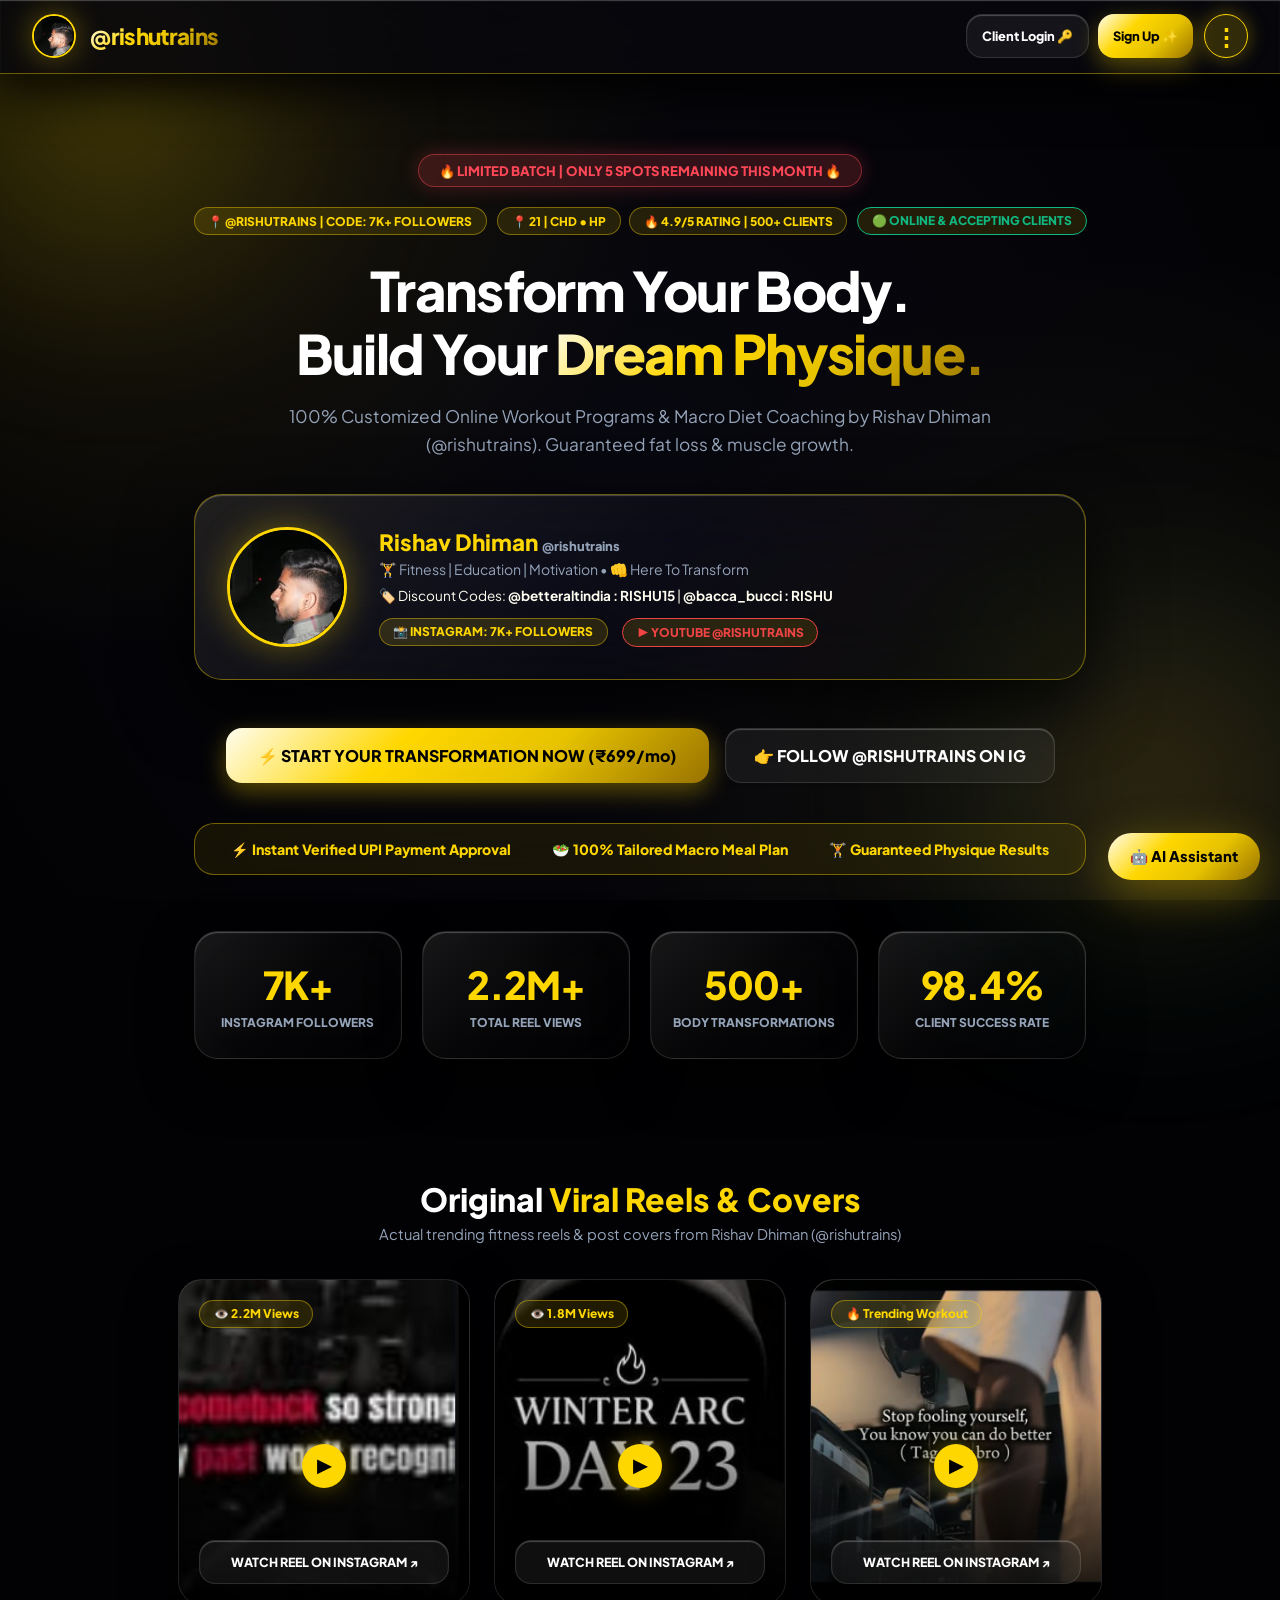
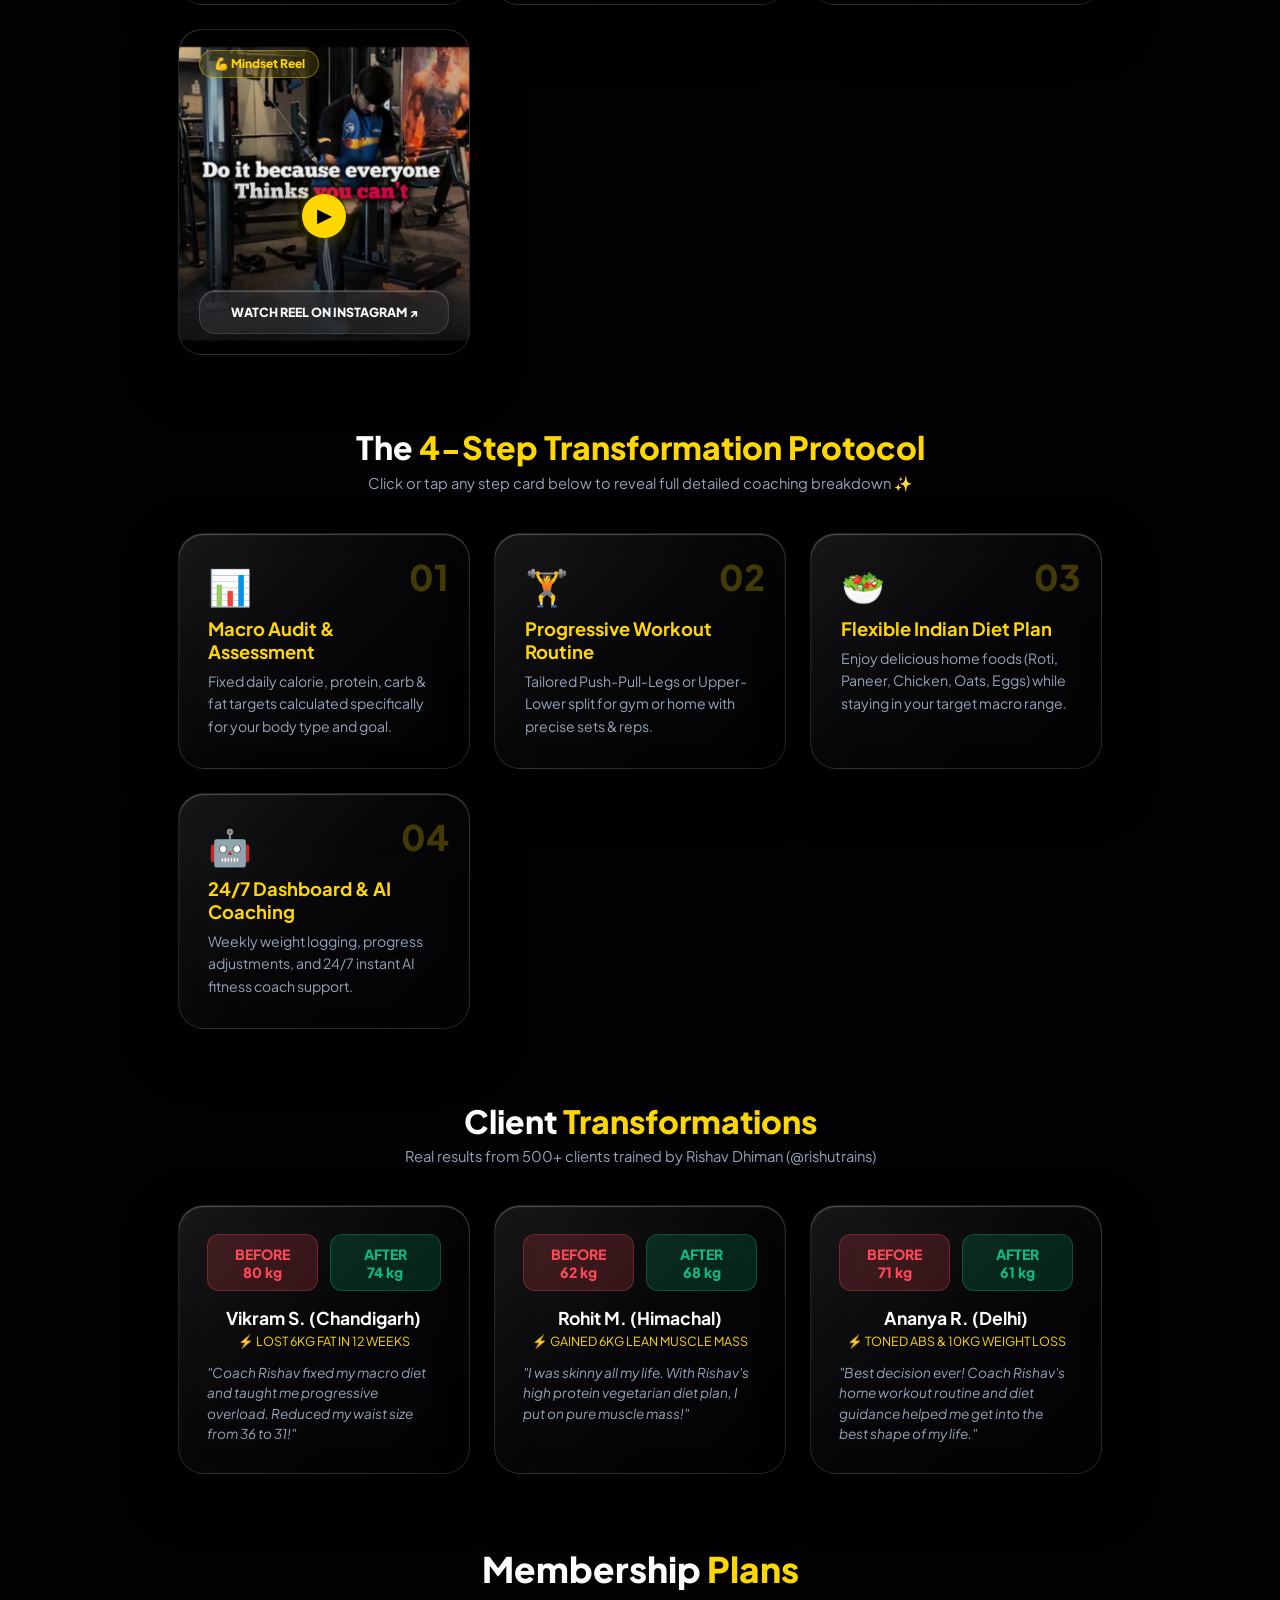
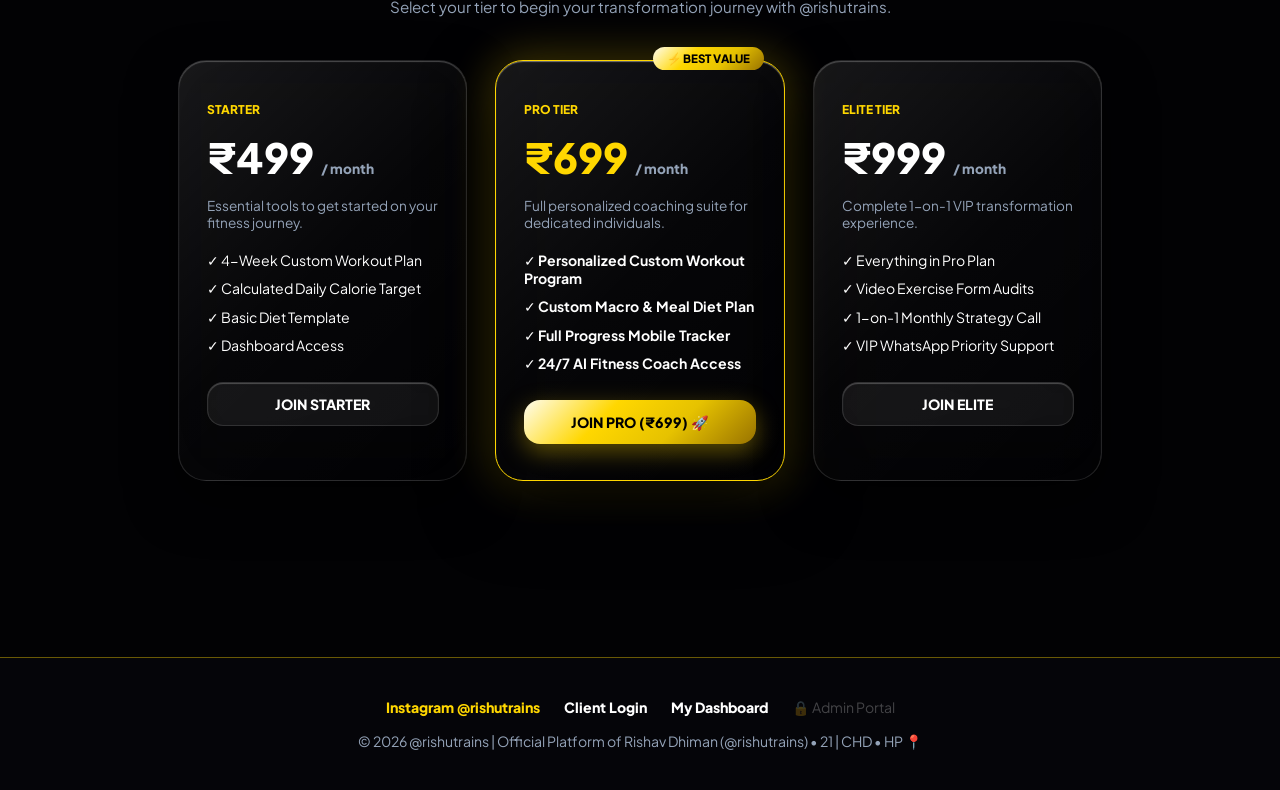
<file: index.html>
<!DOCTYPE html>
<html lang="en">
<head>
    <meta charset="UTF-8">
    <meta name="viewport" content="width=device-width, initial-scale=1.0, maximum-scale=1.0, user-scalable=no">
    <title>@rishutrains | VIP Fitness & Body Transformation Coaching</title>
    <meta name="description" content="Transform your physique with Rishav Dhiman (@rishutrains). 100% customized gym & home workout routines, personalized macro diet plans, and 1-on-1 coaching.">
    
    <!-- Google Fonts -->
    <link href="https://fonts.googleapis.com/css2?family=Plus+Jakarta+Sans:wght@400;500;600;700;800;900&display=swap" rel="stylesheet">
    <!-- Platform-wide Liquid Glass & Responsive Stylesheet -->
    <link rel="stylesheet" href="styles.css">
    
    <style>
        /* PAGE SPECIFIC OVERRIDES */
        .navbar {
            background: rgba(8, 8, 14, 0.85); backdrop-filter: blur(40px) saturate(190%); -webkit-backdrop-filter: blur(40px) saturate(190%);
            border-bottom: 1.5px solid var(--border-gold); padding: 0.9rem 2rem;
            display: flex; justify-content: space-between; align-items: center; position: sticky; top: 0; z-index: 1000;
            box-shadow: inset 0 1px 1px rgba(255, 255, 255, 0.25), 0 15px 50px rgba(0,0,0,0.95);
        }
        .logo { font-size: 1.4rem; font-weight: 900; color: #fff; text-decoration: none; display: flex; align-items: center; gap: 0.9rem; }
        .logo img { width: 44px; height: 44px; border-radius: 50%; border: 2.5px solid var(--gold-primary); box-shadow: 0 0 30px var(--gold-glow); object-fit: cover; }
        .logo span { background: var(--gold-gradient); -webkit-background-clip: text; -webkit-text-fill-color: transparent; letter-spacing: -0.03em; font-weight: 900; }

        /* Transparent Glassmorphic 3-Dots Menu */
        .menu-dropdown-container { position: relative; display: flex; align-items: center; z-index: 9999; }
        .dots-btn {
            background: rgba(255, 215, 0, 0.18); border: 1.5px solid var(--gold-primary);
            backdrop-filter: blur(20px); -webkit-backdrop-filter: blur(20px);
            color: var(--gold-primary); font-size: 1.5rem; font-weight: 900;
            width: 44px; height: 44px; border-radius: 50%;
            display: flex; align-items: center; justify-content: center;
            cursor: pointer; transition: all 0.3s ease; box-shadow: 0 0 20px var(--gold-glow);
            outline: none;
        }
        .dots-btn:hover, .dots-btn:active {
            background: var(--gold-gradient); color: #000;
            box-shadow: 0 0 30px var(--gold-glow); transform: scale(1.08);
        }
        .transparent-dropdown {
            position: absolute; top: 54px; right: 0; width: 250px;
            background: rgba(8, 8, 14, 0.94); backdrop-filter: blur(40px) saturate(190%); -webkit-backdrop-filter: blur(40px) saturate(190%);
            border: 1.5px solid var(--border-gold); border-radius: 22px; padding: 0.75rem;
            box-shadow: inset 0 1px 1px rgba(255,255,255,0.25), 0 25px 70px rgba(0,0,0,0.98), 0 0 40px var(--gold-glow);
            display: none; flex-direction: column; gap: 0.45rem; z-index: 99999;
        }
        .transparent-dropdown.active { display: flex !important; }
        .dropdown-item {
            padding: 0.75rem 1.1rem; border-radius: 14px; color: #fff; font-size: 0.88rem; font-weight: 800;
            text-decoration: none; display: flex; align-items: center; gap: 0.65rem;
            transition: all 0.25s ease; background: rgba(255,255,255,0.03);
        }
        .dropdown-item:hover, .dropdown-item:active {
            background: rgba(255, 215, 0, 0.22); color: var(--gold-primary); transform: translateX(4px);
        }

        .container { max-width: 1200px; margin: 0 auto; padding: 2.5rem 1.5rem; position: relative; z-index: 1; }

        /* Hero Section */
        .hero { text-align: center; padding: 2.5rem 1rem 3.5rem; }
        .hero-badge-pill {
            display: inline-flex; align-items: center; gap: 0.5rem; background: rgba(255, 71, 87, 0.18);
            border: 1.5px solid rgba(255, 71, 87, 0.45); padding: 0.45rem 1.25rem; border-radius: 30px; font-weight: 900;
            font-size: 0.82rem; color: #ff4757; margin-bottom: 1.25rem; box-shadow: 0 0 20px rgba(255,71,87,0.25);
        }
        
        .badge-row { display: flex; gap: 0.6rem; justify-content: center; flex-wrap: wrap; margin-bottom: 1.5rem; }
        .pill-badge {
            background: rgba(255, 215, 0, 0.12); border: 1px solid var(--border-gold); padding: 0.35rem 0.85rem;
            border-radius: 20px; font-size: 0.75rem; font-weight: 800; color: var(--gold-primary); backdrop-filter: blur(20px);
        }

        .hero-title { font-size: 3.4rem; font-weight: 900; line-height: 1.15; letter-spacing: -0.03em; margin-bottom: 1.15rem; }
        .hero-title span { background: var(--gold-gradient); -webkit-background-clip: text; -webkit-text-fill-color: transparent; }
        .hero-desc { font-size: 1.08rem; color: var(--text-muted); max-width: 760px; margin: 0 auto 2.25rem; line-height: 1.6; }

        /* LIQUID GLASS CREATOR BOX */
        .creator-box {
            background: var(--surface-glass); border: 1.5px solid var(--border-gold); border-radius: 28px; padding: 2rem;
            backdrop-filter: blur(35px) saturate(180%); -webkit-backdrop-filter: blur(35px) saturate(180%);
            margin-bottom: 3rem; box-shadow: inset 0 1px 1px rgba(255, 255, 255, 0.25), 0 25px 70px rgba(0,0,0,0.85);
            display: flex; gap: 2rem; align-items: center; flex-wrap: wrap;
        }
        .creator-avatar { width: 120px; height: 120px; border-radius: 50%; border: 3px solid var(--gold-primary); box-shadow: 0 0 35px var(--gold-glow); object-fit: cover; }

        /* Trust Badges Bar */
        .trust-bar {
            display: flex; justify-content: space-around; gap: 1rem; flex-wrap: wrap;
            background: rgba(255, 215, 0, 0.08); border: 1px solid var(--border-gold); padding: 1rem 1.5rem;
            border-radius: 20px; margin-bottom: 3.5rem; font-size: 0.88rem; font-weight: 800; color: var(--gold-primary); backdrop-filter: blur(20px);
        }

        /* LIQUID GLASS STAT CARDS */
        .stats-grid { display: grid; grid-template-columns: repeat(auto-fit, minmax(200px, 1fr)); gap: 1.25rem; margin-bottom: 4rem; text-align: center; }
        .stat-box {
            background: var(--surface-glass); border: 1.5px solid var(--border-glass); padding: 1.75rem 1rem; border-radius: 24px;
            backdrop-filter: blur(35px); box-shadow: inset 0 1px 1px rgba(255, 255, 255, 0.25), 0 20px 50px rgba(0,0,0,0.7);
        }
        .stat-num { font-size: 2.4rem; font-weight: 900; color: var(--gold-primary); letter-spacing: -0.03em; }
        .stat-lbl { font-size: 0.75rem; font-weight: 800; text-transform: uppercase; color: var(--text-muted); margin-top: 0.35rem; }

        /* Reels Grid */
        .reels-grid { display: grid; grid-template-columns: repeat(auto-fit, minmax(240px, 1fr)); gap: 1.5rem; margin-bottom: 4.5rem; }
        .reel-card {
            background: var(--surface-glass); border: 1.5px solid var(--border-glass); border-radius: 24px; overflow: hidden;
            backdrop-filter: blur(35px); transition: all 0.35s ease; position: relative;
            box-shadow: inset 0 1px 1px rgba(255, 255, 255, 0.25), 0 20px 50px rgba(0,0,0,0.8);
        }
        .reel-card:hover { transform: translateY(-7px) scale(1.02); border-color: var(--border-gold); box-shadow: 0 25px 60px rgba(0,0,0,0.9), 0 0 35px var(--gold-glow); }
        .reel-img { width: 100%; height: 320px; object-fit: cover; }
        .reel-overlay { position: absolute; inset: 0; background: linear-gradient(180deg, transparent 40%, rgba(0,0,0,0.9) 100%); display: flex; flex-direction: column; justify-content: space-between; padding: 1.25rem; }
        .play-btn { width: 44px; height: 44px; border-radius: 50%; background: var(--gold-primary); color: #000; display: flex; align-items: center; justify-content: center; font-size: 1.2rem; align-self: center; margin-top: 4rem; box-shadow: 0 0 25px var(--gold-glow); }

        /* INTERACTIVE 4-STEP PROTOCOL CARDS WITH EXPANDABLE DETAILS */
        .protocol-grid { display: grid; grid-template-columns: repeat(auto-fit, minmax(240px, 1fr)); gap: 1.5rem; margin-bottom: 4.5rem; }
        .protocol-card {
            background: var(--surface-glass); border: 1.5px solid var(--border-glass); padding: 1.85rem; border-radius: 26px;
            backdrop-filter: blur(35px); transition: all 0.4s var(--apple-curve); position: relative; cursor: pointer;
            box-shadow: inset 0 1px 1px rgba(255, 255, 255, 0.25), 0 20px 50px rgba(0,0,0,0.7);
        }
        .protocol-card:hover, .protocol-card.active { transform: translateY(-6px); border-color: var(--border-gold); box-shadow: inset 0 1px 1px rgba(255, 255, 255, 0.35), 0 25px 60px rgba(0,0,0,0.85), 0 0 35px var(--gold-glow); }
        .step-num { position: absolute; top: 1.25rem; right: 1.25rem; font-size: 2.2rem; font-weight: 900; color: rgba(255, 215, 0, 0.25); }

        .protocol-card .expand-details {
            max-height: 0; overflow: hidden; opacity: 0; transition: all 0.4s var(--apple-curve);
            font-size: 0.82rem; color: var(--gold-light); line-height: 1.5; border-top: 1px dashed var(--border-gold);
            margin-top: 0; padding-top: 0;
        }
        .protocol-card:hover .expand-details, .protocol-card.active .expand-details {
            max-height: 220px; opacity: 1; margin-top: 0.85rem; padding-top: 0.85rem;
        }

        /* Transformations Grid */
        .trans-grid { display: grid; grid-template-columns: repeat(auto-fit, minmax(280px, 1fr)); gap: 1.5rem; margin-bottom: 4.5rem; }
        .trans-card { background: var(--surface-glass); border: 1.5px solid var(--border-glass); border-radius: 26px; padding: 1.75rem; backdrop-filter: blur(35px); box-shadow: inset 0 1px 1px rgba(255, 255, 255, 0.25), 0 20px 50px rgba(0,0,0,0.7); }
        .ba-box { display: flex; gap: 0.75rem; margin-bottom: 1rem; }
        .ba-pill { flex: 1; text-align: center; padding: 0.6rem; border-radius: 12px; font-weight: 900; font-size: 0.88rem; }
        .ba-before { background: rgba(255, 71, 87, 0.18); color: #ff4757; border: 1px solid rgba(255, 71, 87, 0.3); }
        .ba-after { background: rgba(16, 185, 129, 0.18); color: #10b981; border: 1px solid rgba(16, 185, 129, 0.3); }

        /* Pricing Section */
        .pricing-grid { display: grid; grid-template-columns: repeat(auto-fit, minmax(280px, 1fr)); gap: 1.75rem; margin-bottom: 4.5rem; }
        .price-card {
            background: var(--surface-glass); border: 1.5px solid var(--border-glass); padding: 2.25rem 1.75rem; border-radius: 28px;
            backdrop-filter: blur(35px); transition: all 0.35s ease; position: relative;
            box-shadow: inset 0 1px 1px rgba(255, 255, 255, 0.25), 0 20px 50px rgba(0,0,0,0.7);
        }
        .price-card.featured { border-color: var(--gold-primary); box-shadow: inset 0 1px 1px rgba(255,255,255,0.4), 0 25px 70px rgba(0,0,0,0.9), 0 0 45px var(--gold-glow); }
        .price-card:hover { transform: translateY(-7px); border-color: var(--border-gold); }

        /* TYPING INDICATOR ANIMATION */
        .typing-indicator { display: inline-flex; align-items: center; gap: 4px; padding: 4px 8px; }
        .typing-indicator span { width: 6px; height: 6px; background: var(--gold-primary); border-radius: 50%; animation: typingPulse 1.4s infinite ease-in-out; }
        .typing-indicator span:nth-child(2) { animation-delay: 0.2s; }
        .typing-indicator span:nth-child(3) { animation-delay: 0.4s; }
        @keyframes typingPulse { 0%, 80%, 100% { transform: scale(0.6); opacity: 0.4; } 40% { transform: scale(1.2); opacity: 1; } }

        /* Footer */
        .footer { background: rgba(6,6,10,0.95); border-top: 1.5px solid var(--border-gold); padding: 2.5rem 1.5rem; text-align: center; font-size: 0.88rem; color: var(--text-muted); margin-top: 4rem; }

        /* MOBILE RESPONSIVE MEDIA QUERIES */
        @media (max-width: 800px) {
            .navbar { padding: 0.75rem 1rem; }
            .logo { font-size: 1.15rem; gap: 0.5rem; }
            .logo img { width: 38px; height: 38px; }
            
            #nav-auth-btns { display: none !important; }
            .menu-dropdown-container { display: flex !important; margin-left: auto; }
            .dots-btn { width: 44px; height: 44px; font-size: 1.6rem; border: 2px solid var(--gold-primary); background: var(--gold-gradient); color: #000; box-shadow: 0 0 25px var(--gold-glow); }
            
            .transparent-dropdown {
                position: fixed; top: 65px; right: 12px; width: calc(100vw - 24px); max-width: 320px;
                z-index: 99999; box-shadow: 0 30px 90px rgba(0,0,0,0.99), 0 0 50px var(--gold-glow);
            }

            .hero-title { font-size: 2.1rem; }
            .creator-box { flex-direction: column; text-align: center; padding: 1.5rem 1rem; }
            .badge-row { flex-direction: column; align-items: center; }
            .trust-bar { flex-direction: column; text-align: center; gap: 0.6rem; }
        }
    </style>
</head>
<body>

    <div class="liquid-orb-1"></div>
    <div class="liquid-orb-2"></div>

    <nav class="navbar">
        <a href="index.html" class="logo">
            <img src="profile.png" alt="@rishutrains" onerror="this.src='https://via.placeholder.com/44/ffd700/000?text=RT'">
            <span>@rishutrains</span>
        </a>

        <div style="display: flex; gap: 0.65rem; align-items: center;">
            <div id="nav-auth-btns" style="display: flex; gap: 0.55rem; align-items: center;">
                <a href="login.html" class="btn-pro" style="padding: 0.55rem 0.95rem; font-size: 0.8rem;">Client Login 🔑</a>
                <a href="login.html?tab=signup" class="btn-pro btn-gold" style="padding: 0.55rem 0.95rem; font-size: 0.8rem;">Sign Up ✨</a>
            </div>

            <!-- TRANSPARENT GLASSMORPHIC 3-DOTS MENU (ALWAYS VISIBLE & MOBILE ADAPTIVE) -->
            <div class="menu-dropdown-container">
                <button class="dots-btn" id="dots-menu-btn" onclick="toggle3DotsMenu(event)" aria-label="Toggle Navigation Menu">⋮</button>
                <div class="transparent-dropdown" id="dropdown-menu">
                    <a href="#reels" class="dropdown-item" onclick="closeDropdown()">🎬 VIRAL REELS</a>
                    <a href="#system" class="dropdown-item" onclick="closeDropdown()">⚡ THE SYSTEM</a>
                    <a href="#transformations" class="dropdown-item" onclick="closeDropdown()">🔥 CLIENT TRANSFORMATIONS</a>
                    <a href="#plans" class="dropdown-item" onclick="closeDropdown()">💳 PRICING & MEMBERSHIPS</a>
                    <div style="height: 1px; background: var(--border-gold); margin: 0.25rem 0;"></div>
                    <a href="login.html" class="dropdown-item">🔑 CLIENT LOGIN</a>
                    <a href="login.html?tab=signup" class="dropdown-item">✨ SIGN UP</a>
                    <a href="dashboard.html" class="dropdown-item">🚀 MY DASHBOARD</a>
                    <a href="admin.html" class="dropdown-item" style="color: rgba(255,255,255,0.6);">🔒 RESTRICTED ADMIN</a>
                </div>
            </div>
        </div>
    </nav>

    <div class="container">
        <!-- TOP LIMITED BATCH PILL & CREATOR BADGES -->
        <section class="hero">
            <div class="hero-badge-pill">🔥 LIMITED BATCH | ONLY 5 SPOTS REMAINING THIS MONTH 🔥</div>

            <div class="badge-row">
                <span class="pill-badge">📍 @RISHUTRAINS | CODE: 7K+ FOLLOWERS</span>
                <span class="pill-badge">📍 21 | CHD • HP</span>
                <span class="pill-badge">🔥 4.9/5 RATING | 500+ CLIENTS</span>
                <span class="pill-badge" style="color:#10b981; border-color:#10b981;">🟢 ONLINE & ACCEPTING CLIENTS</span>
            </div>

            <h1 class="hero-title">Transform Your Body.<br>Build Your <span>Dream Physique.</span></h1>
            <p class="hero-desc">100% Customized Online Workout Programs & Macro Diet Coaching by Rishav Dhiman (@rishutrains). Guaranteed fat loss & muscle growth.</p>

            <!-- CREATOR PROFILE CARD -->
            <div class="creator-box">
                <img src="profile.png" class="creator-avatar" alt="Rishav Dhiman" onerror="this.src='https://via.placeholder.com/120/ffd700/000?text=RT'">
                <div style="flex: 1; text-align: left;">
                    <h3 style="font-size: 1.4rem; font-weight: 900; color: var(--gold-primary);">Rishav Dhiman <small style="font-size: 0.8rem; color: var(--text-muted);">@rishutrains</small></h3>
                    <p style="font-size: 0.88rem; color: var(--text-muted); margin: 0.2rem 0 0.6rem;">🏋️ Fitness | Education | Motivation • 👊 Here To Transform</p>
                    <p style="font-size: 0.85rem; color: var(--gold-light);">🏷️ Discount Codes: <strong>@betteraltindia : RISHU15</strong> | <strong>@bacca_bucci : RISHU</strong></p>
                    <div style="display: flex; gap: 0.85rem; margin-top: 0.85rem; flex-wrap: wrap;">
                        <span class="pill-badge">📸 INSTAGRAM: 7K+ FOLLOWERS</span>
                        <a href="https://youtube.com/@rishutrains?si=TNQIUSoYSr8wC1HK" target="_blank" class="pill-badge" style="color:#ef4444; border-color:#ef4444; text-decoration:none;">▶ YOUTUBE @RISHUTRAINS</a>
                    </div>
                </div>
            </div>

            <!-- HERO CTA BUTTONS -->
            <div style="display: flex; gap: 1rem; justify-content: center; flex-wrap: wrap; margin-bottom: 2.5rem;">
                <a href="login.html?tab=signup" class="btn-pro btn-gold" style="padding: 1rem 2rem; font-size: 1rem;">⚡ START YOUR TRANSFORMATION NOW (₹699/mo)</a>
                <a href="https://instagram.com/rishutrains" target="_blank" class="btn-pro" style="padding: 1rem 1.75rem; font-size: 1rem;">👉 FOLLOW @RISHUTRAINS ON IG</a>
            </div>

            <!-- TRUST BADGES BAR -->
            <div class="trust-bar">
                <span>⚡ Instant Verified UPI Payment Approval</span>
                <span>🥗 100% Tailored Macro Meal Plan</span>
                <span>🏋️ Guaranteed Physique Results</span>
            </div>

            <!-- STATS COUNTER GRID -->
            <div class="stats-grid">
                <div class="stat-box">
                    <div class="stat-num">7K+</div>
                    <div class="stat-lbl">INSTAGRAM FOLLOWERS</div>
                </div>
                <div class="stat-box">
                    <div class="stat-num">2.2M+</div>
                    <div class="stat-lbl">TOTAL REEL VIEWS</div>
                </div>
                <div class="stat-box">
                    <div class="stat-num">500+</div>
                    <div class="stat-lbl">BODY TRANSFORMATIONS</div>
                </div>
                <div class="stat-box">
                    <div class="stat-num">98.4%</div>
                    <div class="stat-lbl">CLIENT SUCCESS RATE</div>
                </div>
            </div>
        </section>

        <!-- VIRAL REELS GRID -->
        <section id="reels" style="margin-bottom: 4.5rem;">
            <h2 style="font-size: 2rem; font-weight: 900; text-align: center; margin-bottom: 0.4rem;">Original <span style="color:var(--gold-primary);">Viral Reels & Covers</span></h2>
            <p style="color: var(--text-muted); text-align: center; font-size: 0.92rem; margin-bottom: 2.25rem;">Actual trending fitness reels & post covers from Rishav Dhiman (@rishutrains)</p>

            <div class="reels-grid">
                <div class="reel-card">
                    <img src="reel1.jpg" class="reel-img" alt="Reel 1" onerror="this.src='https://via.placeholder.com/240x320/ffd700/000?text=Workout+Reel+1'">
                    <div class="reel-overlay">
                        <span class="pill-badge" style="align-self:flex-start;">👁️ 2.2M Views</span>
                        <div class="play-btn">▶</div>
                        <a href="https://instagram.com/rishutrains" target="_blank" class="btn-pro" style="font-size:0.78rem; padding:0.45rem; justify-content:center;">WATCH REEL ON INSTAGRAM ↗</a>
                    </div>
                </div>
                <div class="reel-card">
                    <img src="reel2.jpg" class="reel-img" alt="Reel 2" onerror="this.src='https://via.placeholder.com/240x320/ffd700/000?text=Workout+Reel+2'">
                    <div class="reel-overlay">
                        <span class="pill-badge" style="align-self:flex-start;">👁️ 1.8M Views</span>
                        <div class="play-btn">▶</div>
                        <a href="https://instagram.com/rishutrains" target="_blank" class="btn-pro" style="font-size:0.78rem; padding:0.45rem; justify-content:center;">WATCH REEL ON INSTAGRAM ↗</a>
                    </div>
                </div>
                <div class="reel-card">
                    <img src="reel3.png" class="reel-img" alt="Reel 3" onerror="this.src='https://via.placeholder.com/240x320/ffd700/000?text=Workout+Reel+3'">
                    <div class="reel-overlay">
                        <span class="pill-badge" style="align-self:flex-start;">🔥 Trending Workout</span>
                        <div class="play-btn">▶</div>
                        <a href="https://instagram.com/rishutrains" target="_blank" class="btn-pro" style="font-size:0.78rem; padding:0.45rem; justify-content:center;">WATCH REEL ON INSTAGRAM ↗</a>
                    </div>
                </div>
                <div class="reel-card">
                    <img src="reel4.png" class="reel-img" alt="Reel 4" onerror="this.src='https://via.placeholder.com/240x320/ffd700/000?text=Workout+Reel+4'">
                    <div class="reel-overlay">
                        <span class="pill-badge" style="align-self:flex-start;">💪 Mindset Reel</span>
                        <div class="play-btn">▶</div>
                        <a href="https://instagram.com/rishutrains" target="_blank" class="btn-pro" style="font-size:0.78rem; padding:0.45rem; justify-content:center;">WATCH REEL ON INSTAGRAM ↗</a>
                    </div>
                </div>
            </div>
        </section>

        <!-- INTERACTIVE 4-STEP TRANSFORMATION PROTOCOL (HOVER DESKTOP / TAP MOBILE) -->
        <section id="system" style="margin-bottom: 4.5rem;">
            <h2 style="font-size: 2rem; font-weight: 900; text-align: center; margin-bottom: 0.4rem;">The <span style="color:var(--gold-primary);">4-Step Transformation Protocol</span></h2>
            <p style="color: var(--text-muted); text-align: center; font-size: 0.92rem; margin-bottom: 2.5rem;">Click or tap any step card below to reveal full detailed coaching breakdown ✨</p>

            <div class="protocol-grid">
                <div class="protocol-card" onclick="toggleProtocolCard(this)">
                    <span class="step-num">01</span>
                    <div style="font-size: 2.2rem; margin-bottom: 0.5rem;">📊</div>
                    <h3 style="color: var(--gold-primary); font-size: 1.15rem; margin-bottom: 0.4rem;">Macro Audit & Assessment</h3>
                    <p style="font-size: 0.88rem; color: var(--text-muted); line-height: 1.6;">Fixed daily calorie, protein, carb & fat targets calculated specifically for your body type and goal.</p>
                    <div class="expand-details">
                        ✨ <strong>Full Protocol Breakdown:</strong><br>
                        • Calculates exact Basal Metabolic Rate (BMR) & TDEE.<br>
                        • Fixed Protein Target (1.8g - 2.2g per kg bodyweight).<br>
                        • Weekly weight & waistline progress audits with auto-adjustments.
                    </div>
                </div>

                <div class="protocol-card" onclick="toggleProtocolCard(this)">
                    <span class="step-num">02</span>
                    <div style="font-size: 2.2rem; margin-bottom: 0.5rem;">🏋️</div>
                    <h3 style="color: var(--gold-primary); font-size: 1.15rem; margin-bottom: 0.4rem;">Progressive Workout Routine</h3>
                    <p style="font-size: 0.88rem; color: var(--text-muted); line-height: 1.6;">Tailored Push-Pull-Legs or Upper-Lower split for gym or home with precise sets & reps.</p>
                    <div class="expand-details">
                        ✨ <strong>Full Protocol Breakdown:</strong><br>
                        • Gym & Home dumbbell alternatives included.<br>
                        • Progressive Overload tracking system.<br>
                        • Detailed exercise form instructions and rest intervals.
                    </div>
                </div>

                <div class="protocol-card" onclick="toggleProtocolCard(this)">
                    <span class="step-num">03</span>
                    <div style="font-size: 2.2rem; margin-bottom: 0.5rem;">🥗</div>
                    <h3 style="color: var(--gold-primary); font-size: 1.15rem; margin-bottom: 0.4rem;">Flexible Indian Diet Plan</h3>
                    <p style="font-size: 0.88rem; color: var(--text-muted); line-height: 1.6;">Enjoy delicious home foods (Roti, Paneer, Chicken, Oats, Eggs) while staying in your target macro range.</p>
                    <div class="expand-details">
                        ✨ <strong>Full Protocol Breakdown:</strong><br>
                        • 100% Indian vegetarian & non-vegetarian meal plans.<br>
                        • Flexible food swapping options (Roti, Paneer, Whey, Oats, Eggs).<br>
                        • Zero starving or extreme unnatural restrictions.
                    </div>
                </div>

                <div class="protocol-card" onclick="toggleProtocolCard(this)">
                    <span class="step-num">04</span>
                    <div style="font-size: 2.2rem; margin-bottom: 0.5rem;">🤖</div>
                    <h3 style="color: var(--gold-primary); font-size: 1.15rem; margin-bottom: 0.4rem;">24/7 Dashboard & AI Coaching</h3>
                    <p style="font-size: 0.88rem; color: var(--text-muted); line-height: 1.6;">Weekly weight logging, progress adjustments, and 24/7 instant AI fitness coach support.</p>
                    <div class="expand-details">
                        ✨ <strong>Full Protocol Breakdown:</strong><br>
                        • Private Client Dashboard access with progress graphs.<br>
                        • Instant 24/7 AI Fitness Assistant to answer diet & workout queries.<br>
                        • Direct WhatsApp priority support with Coach Rishav.
                    </div>
                </div>
            </div>
        </section>

        <!-- CLIENT TRANSFORMATIONS BEFORE / AFTER CARDS -->
        <section id="transformations" style="margin-bottom: 4.5rem;">
            <h2 style="font-size: 2rem; font-weight: 900; text-align: center; margin-bottom: 0.4rem;">Client <span style="color:var(--gold-primary);">Transformations</span></h2>
            <p style="color: var(--text-muted); text-align: center; font-size: 0.92rem; margin-bottom: 2.5rem;">Real results from 500+ clients trained by Rishav Dhiman (@rishutrains)</p>

            <div class="trans-grid">
                <div class="trans-card">
                    <div class="ba-box">
                        <div class="ba-pill ba-before">BEFORE<br>80 kg</div>
                        <div class="ba-pill ba-after">AFTER<br>74 kg</div>
                    </div>
                    <h4 style="color: #fff; font-size: 1.1rem; text-align: center;">Vikram S. (Chandigarh)</h4>
                    <p style="text-align: center; font-size: 0.78rem; color: var(--gold-primary); margin: 0.25rem 0 0.85rem;">⚡ LOST 6KG FAT IN 12 WEEKS</p>
                    <p style="font-size: 0.85rem; color: var(--text-muted); font-style: italic; line-height: 1.5;">"Coach Rishav fixed my macro diet and taught me progressive overload. Reduced my waist size from 36 to 31!"</p>
                </div>
                <div class="trans-card">
                    <div class="ba-box">
                        <div class="ba-pill ba-before">BEFORE<br>62 kg</div>
                        <div class="ba-pill ba-after">AFTER<br>68 kg</div>
                    </div>
                    <h4 style="color: #fff; font-size: 1.1rem; text-align: center;">Rohit M. (Himachal)</h4>
                    <p style="text-align: center; font-size: 0.78rem; color: var(--gold-primary); margin: 0.25rem 0 0.85rem;">⚡ GAINED 6KG LEAN MUSCLE MASS</p>
                    <p style="font-size: 0.85rem; color: var(--text-muted); font-style: italic; line-height: 1.5;">"I was skinny all my life. With Rishav's high protein vegetarian diet plan, I put on pure muscle mass!"</p>
                </div>
                <div class="trans-card">
                    <div class="ba-box">
                        <div class="ba-pill ba-before">BEFORE<br>71 kg</div>
                        <div class="ba-pill ba-after">AFTER<br>61 kg</div>
                    </div>
                    <h4 style="color: #fff; font-size: 1.1rem; text-align: center;">Ananya R. (Delhi)</h4>
                    <p style="text-align: center; font-size: 0.78rem; color: var(--gold-primary); margin: 0.25rem 0 0.85rem;">⚡ TONED ABS & 10KG WEIGHT LOSS</p>
                    <p style="font-size: 0.85rem; color: var(--text-muted); font-style: italic; line-height: 1.5;">"Best decision ever! Coach Rishav's home workout routine and diet guidance helped me get into the best shape of my life."</p>
                </div>
            </div>
        </section>

        <!-- PRICING PLANS -->
        <section id="plans" style="margin-bottom: 4.5rem;">
            <h2 style="font-size: 2.2rem; font-weight: 900; text-align: center; margin-bottom: 0.4rem;">Membership <span style="color:var(--gold-primary);">Plans</span></h2>
            <p style="color: var(--text-muted); text-align: center; font-size: 0.95rem; margin-bottom: 2.75rem;">Select your tier to begin your transformation journey with @rishutrains.</p>

            <div class="pricing-grid">
                <div class="price-card">
                    <span style="font-size:0.75rem; font-weight:900; color:var(--gold-primary); text-transform:uppercase;">STARTER</span>
                    <div style="font-size: 2.6rem; font-weight: 900; margin: 0.85rem 0;">₹499 <span style="font-size: 0.85rem; color: var(--text-muted);">/ month</span></div>
                    <p style="color: var(--text-muted); font-size: 0.85rem; margin-bottom: 1.25rem;">Essential tools to get started on your fitness journey.</p>
                    <ul style="list-style: none; margin-bottom: 1.75rem; font-size: 0.88rem; display: flex; flex-direction: column; gap: 0.65rem;">
                        <li>✓ 4-Week Custom Workout Plan</li>
                        <li>✓ Calculated Daily Calorie Target</li>
                        <li>✓ Basic Diet Template</li>
                        <li>✓ Dashboard Access</li>
                    </ul>
                    <a href="login.html?tab=signup" class="btn-pro" style="width: 100%; justify-content: center;">JOIN STARTER</a>
                </div>

                <div class="price-card featured">
                    <span style="position: absolute; top: -14px; right: 20px; background: var(--gold-gradient); color: #000; font-size: 0.72rem; font-weight: 900; padding: 4px 14px; border-radius: 20px;">⚡ BEST VALUE</span>
                    <span style="font-size:0.75rem; font-weight:900; color:var(--gold-primary); text-transform:uppercase;">PRO TIER</span>
                    <div style="font-size: 2.6rem; font-weight: 900; margin: 0.85rem 0; color: var(--gold-primary);">₹699 <span style="font-size: 0.85rem; color: var(--text-muted);">/ month</span></div>
                    <p style="color: var(--text-muted); font-size: 0.85rem; margin-bottom: 1.25rem;">Full personalized coaching suite for dedicated individuals.</p>
                    <ul style="list-style: none; margin-bottom: 1.75rem; font-size: 0.88rem; display: flex; flex-direction: column; gap: 0.65rem;">
                        <li>✓ <strong>Personalized Custom Workout Program</strong></li>
                        <li>✓ <strong>Custom Macro & Meal Diet Plan</strong></li>
                        <li>✓ <strong>Full Progress Mobile Tracker</strong></li>
                        <li>✓ <strong>24/7 AI Fitness Coach Access</strong></li>
                    </ul>
                    <a href="login.html?tab=signup" class="btn-pro btn-gold" style="width: 100%; justify-content: center;">JOIN PRO (₹699) 🚀</a>
                </div>

                <div class="price-card">
                    <span style="font-size:0.75rem; font-weight:900; color:var(--gold-primary); text-transform:uppercase;">ELITE TIER</span>
                    <div style="font-size: 2.6rem; font-weight: 900; margin: 0.85rem 0;">₹999 <span style="font-size: 0.85rem; color: var(--text-muted);">/ month</span></div>
                    <p style="color: var(--text-muted); font-size: 0.85rem; margin-bottom: 1.25rem;">Complete 1-on-1 VIP transformation experience.</p>
                    <ul style="list-style: none; margin-bottom: 1.75rem; font-size: 0.88rem; display: flex; flex-direction: column; gap: 0.65rem;">
                        <li>✓ Everything in Pro Plan</li>
                        <li>✓ Video Exercise Form Audits</li>
                        <li>✓ 1-on-1 Monthly Strategy Call</li>
                        <li>✓ VIP WhatsApp Priority Support</li>
                    </ul>
                    <a href="login.html?tab=signup" class="btn-pro" style="width: 100%; justify-content: center;">JOIN ELITE</a>
                </div>
            </div>
        </section>
    </div>

    <!-- CONTEXT-AWARE SMART AI ASSISTANT CHAT WIDGET WITH TYPING ANIMATIONS & MEMORY -->
    <div id="ai-widget-container" style="position: fixed; bottom: 20px; right: 20px; z-index: 9999;">
        <button id="ai-widget-toggle" onclick="toggleAIChatWidget()" style="background: var(--gold-gradient); color: #000; border: none; padding: 14px 22px; border-radius: 35px; font-weight: 900; font-size: 0.92rem; cursor: pointer; box-shadow: 0 12px 45px var(--gold-glow); display: flex; align-items: center; gap: 0.65rem;">
            🤖 AI Assistant
        </button>
        <div id="ai-widget-box" style="display: none; width: 340px; height: 440px; background: rgba(18, 18, 28, 0.95); border: 2px solid var(--gold-primary); border-radius: 24px; position: absolute; bottom: 65px; right: 0; flex-direction: column; overflow: hidden; box-shadow: 0 30px 70px rgba(0,0,0,0.95), 0 0 35px var(--gold-glow); backdrop-filter: blur(35px);">
            <div style="background: #09090e; padding: 16px 20px; border-bottom: 1.5px solid var(--border-gold); display: flex; justify-content: space-between; align-items: center;">
                <div style="display: flex; align-items: center; gap: 0.65rem; font-weight: 900; font-size: 0.95rem; color: var(--gold-primary);">
                    <span>🤖</span> Coach Rishav AI Assistant
                </div>
                <button onclick="toggleAIChatWidget()" style="background: none; border: none; color: #a1a1aa; font-size: 1.4rem; cursor: pointer;">&times;</button>
            </div>
            <div id="ai-widget-msgs" style="flex: 1; padding: 16px; overflow-y: auto; display: flex; flex-direction: column; gap: 0.85rem; font-size: 0.88rem;">
                <div style="align-self: flex-start; background: rgba(255,255,255,0.08); color: #fff; padding: 12px 16px; border-radius: 14px; max-width: 88%;">
                    👋 Hi! Ask me about Coach Rishav's workout splits, protein targets, or membership plans!
                </div>
            </div>
            <div style="padding: 12px; border-top: 1.5px solid var(--border-gold); display: flex; gap: 0.55rem; background: #07070b;">
                <input type="text" id="ai-widget-input" placeholder="Ask AI Assistant..." style="flex: 1; padding: 10px 14px; background: #000; border: 1.5px solid var(--border-gold); border-radius: 10px; color: #fff; font-size: 0.88rem; outline: none;" onkeydown="if(event.key==='Enter') sendWidgetAIChat()">
                <button onclick="sendWidgetAIChat()" style="background: var(--gold-gradient); color: #000; border: none; padding: 7px 16px; border-radius: 10px; font-weight: 900; font-size: 0.88rem; cursor: pointer;">Send</button>
            </div>
        </div>
    </div>

    <!-- FOOTER WITH DYNAMIC AUTH LINKS & SUBTLE RESTRICTED ADMIN GATEWAY LINK -->
    <footer class="footer">
        <div style="display: flex; justify-content: center; gap: 1.5rem; flex-wrap: wrap; margin-bottom: 1rem;">
            <a href="https://instagram.com/rishutrains" target="_blank" style="color: var(--gold-primary); text-decoration: none; font-weight: 800;">Instagram @rishutrains</a>
            <a href="login.html" style="color: #fff; text-decoration: none; font-weight: 800;">Client Login</a>
            <a href="dashboard.html" style="color: #fff; text-decoration: none; font-weight: 800;">My Dashboard</a>
            <a href="admin.html" style="color: rgba(255,255,255,0.25); text-decoration: none;">🔒 Admin Portal</a>
        </div>
        <p>© 2026 @rishutrains | Official Platform of Rishav Dhiman (@rishutrains) • 21 | CHD • HP 📍</p>
    </footer>

    <script>
        function escapeHTML(str) {
            return String(str || '').replace(/[&<>'"]/g, 
                tag => ({ '&': '&amp;', '<': '&lt;', '>': '&gt;', "'": '&#39;', '"': '&quot;' }[tag] || tag)
            );
        }

        function toggleProtocolCard(card) {
            card.classList.toggle('active');
        }

        function toggle3DotsMenu(e) {
            if (e) e.stopPropagation();
            const dropdown = document.getElementById('dropdown-menu');
            dropdown.classList.toggle('active');
        }

        function closeDropdown() {
            const dropdown = document.getElementById('dropdown-menu');
            if (dropdown) dropdown.classList.remove('active');
        }

        document.addEventListener('click', (e) => {
            const dropdown = document.getElementById('dropdown-menu');
            const btn = document.getElementById('dots-menu-btn');
            if (dropdown && !dropdown.contains(e.target) && e.target !== btn) {
                dropdown.classList.remove('active');
            }
        });

        /* DYNAMIC NAV AUTH HEADER SYNC */
        const activeUser = JSON.parse(localStorage.getItem('rt_logged_user'));
        const navAuthContainer = document.getElementById('nav-auth-btns');

        if (activeUser && activeUser.name) {
            navAuthContainer.innerHTML = `
                <span style="font-size:0.82rem; font-weight:800; color:var(--gold-primary);">Hi, ${escapeHTML(activeUser.name)} 👋</span>
                <a href="dashboard.html" class="btn-pro btn-gold" style="padding:0.55rem 0.9rem; font-size:0.8rem;">Dashboard 🚀</a>
                <button onclick="handleLogout()" class="btn-pro" style="padding:0.55rem 0.9rem; font-size:0.8rem; background:rgba(239,68,68,0.2); color:#ef4444; border-color:rgba(239,68,68,0.4);">Logout 🚪</button>
            `;
        }

        function handleLogout() {
            localStorage.removeItem('rt_logged_user');
            alert('🚪 Logged out successfully!');
            window.location.reload();
        }

        function toggleAIChatWidget() {
            const box = document.getElementById('ai-widget-box');
            box.style.display = box.style.display === 'none' || !box.style.display ? 'flex' : 'none';
        }

        /* CONTEXT-AWARE SMART AI ENGINE WITH MULTI-TURN MEMORY & ANIMATED TYPING INDICATOR */
        const aiMemory = [];

        function sendWidgetAIChat() {
            const input = document.getElementById('ai-widget-input');
            const txt = input.value.trim();
            if (!txt) return;
            const msgs = document.getElementById('ai-widget-msgs');
            
            // Render user bubble
            msgs.innerHTML += `<div style="align-self: flex-end; background: var(--gold-gradient); color: #000; font-weight: 900; padding: 10px 14px; border-radius: 12px; max-width: 85%;">${escapeHTML(txt)}</div>`;
            input.value = '';
            msgs.scrollTop = msgs.scrollHeight;

            aiMemory.push({ role: 'user', content: txt });

            // Show animated typing indicator
            const loaderId = 'typing-' + Date.now();
            msgs.innerHTML += `
                <div id="${loaderId}" style="align-self: flex-start; background: rgba(255,255,255,0.08); padding: 10px 14px; border-radius: 14px;">
                    <div class="typing-indicator"><span></span><span></span><span></span></div>
                </div>
            `;
            msgs.scrollTop = msgs.scrollHeight;

            // Generate context-aware response
            let reply = "Coach Rishav Dhiman (@rishutrains) provides 100% customized gym & home workout programs with personalized macro diet coaching. You can choose from our Starter (₹499/mo), Pro Tier (₹699/mo), or Elite VIP (₹999/mo) plans!";
            const lower = txt.toLowerCase();

            if (lower.includes('plan') || lower.includes('price') || lower.includes('cost') || lower.includes('membership') || lower.includes('fee')) {
                reply = "We offer 3 Coaching Tiers:\n• 🌟 Starter (₹499/mo): Workout plan & basic diet.\n• ⚡ Pro Tier (₹699/mo - Best Value): Full custom diet, workout, 24/7 AI coach access & tracker.\n• 🏆 Elite VIP (₹999/mo): 1-on-1 strategy calls & video form audits.\nClick 'Sign Up ✨' to get started!";
            } else if (lower.includes('protein') || lower.includes('diet') || lower.includes('calorie') || lower.includes('food') || lower.includes('eat')) {
                reply = "Coach Rishav calculates daily BMR/TDEE and sets protein targets (1.8g - 2.2g per kg bodyweight). Diet plans include 100% flexible Indian home meals like Roti, Paneer, Chicken, Oats, Eggs & Dal!";
            } else if (lower.includes('workout') || lower.includes('gym') || lower.includes('home') || lower.includes('split') || lower.includes('exercise')) {
                reply = "Coach Rishav designs progressive Push-Pull-Legs or Upper-Lower workout routines tailored for Gym or Home equipment with progressive overload tracking.";
            } else if (lower.includes('login') || lower.includes('dashboard') || lower.includes('account') || lower.includes('sign up')) {
                reply = "You can access your client dashboard by clicking 'Client Login 🔑' or create a new account via 'Instant Sign Up ✨'.";
            } else if (lower.includes('admin') || lower.includes('restricted') || lower.includes('pass')) {
                reply = "The Admin Security Portal is located in the footer link or 3-dots menu. Authorized email: admin@rishutrains.com.";
            } else if (aiMemory.length > 2) {
                reply = `Understood! Based on your questions, Coach Rishav Dhiman recommends joining the Pro Tier (₹699/mo) for complete workout & macro diet customization today!`;
            }

            aiMemory.push({ role: 'assistant', content: reply });

            setTimeout(() => {
                const loader = document.getElementById(loaderId);
                if (loader) loader.remove();
                
                msgs.innerHTML += `<div style="align-self: flex-start; background: rgba(255,255,255,0.08); color: #fff; padding: 12px 16px; border-radius: 14px; max-width: 88%; line-height: 1.5;">${escapeHTML(reply).replace(/\n/g, '<br>')}</div>`;
                msgs.scrollTop = msgs.scrollHeight;
            }, 450);
        }
    </script>
</body>
</html>
</file>
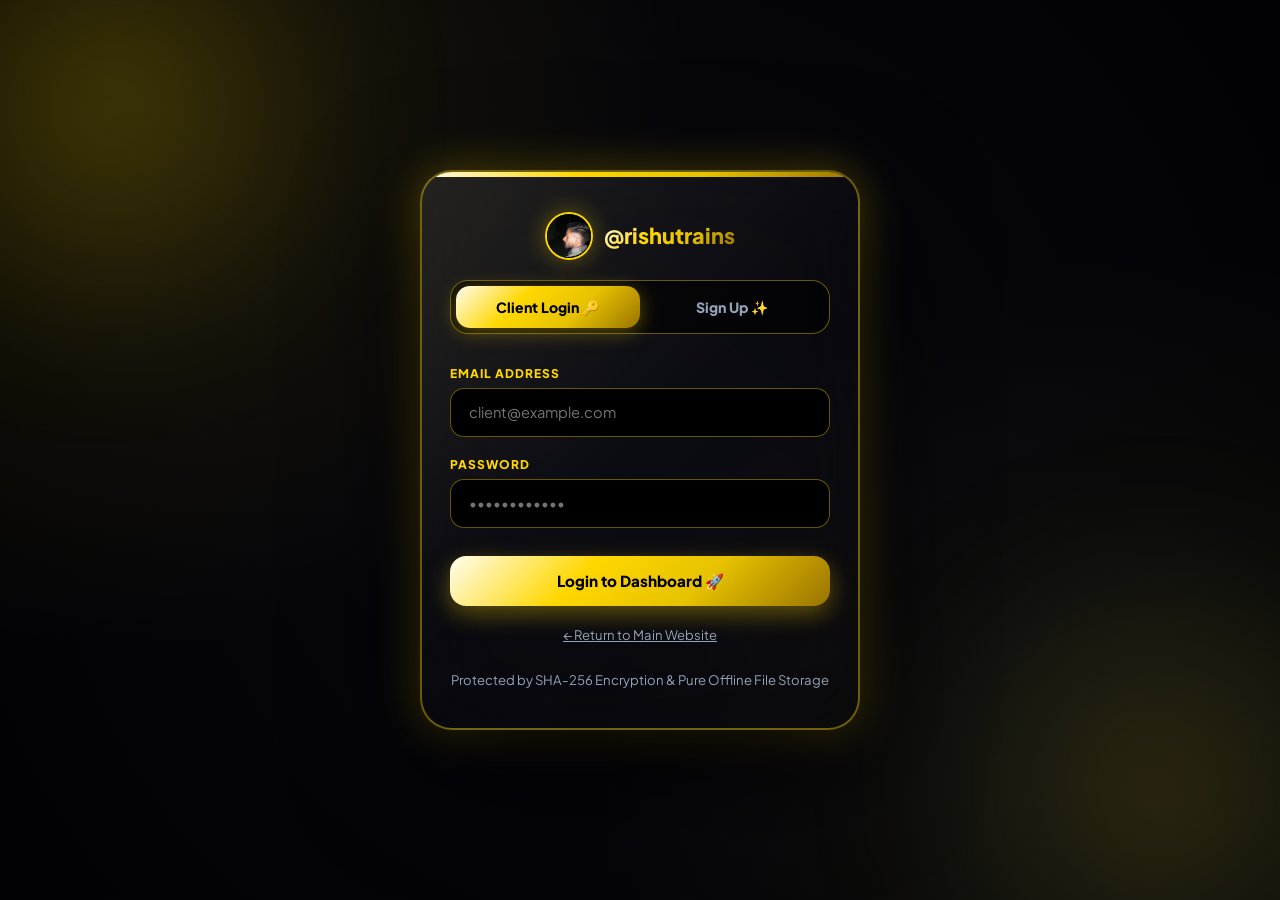
<file: dashboard.html>
<!DOCTYPE html>
<html lang="en">
<head>
    <meta charset="UTF-8">
    <meta name="viewport" content="width=device-width, initial-scale=1.0, maximum-scale=1.0, user-scalable=no">
    <title>VIP Client Dashboard | @rishutrains</title>
    <!-- Google Fonts -->
    <link href="https://fonts.googleapis.com/css2?family=Plus+Jakarta+Sans:wght@400;500;600;700;800;900&display=swap" rel="stylesheet">
    <!-- Platform-wide Liquid Glass & Responsive Stylesheet -->
    <link rel="stylesheet" href="styles.css">
    
    <style>
        /* PAGE SPECIFIC OVERRIDES */
        .nav-header {
            background: rgba(8, 8, 14, 0.85); backdrop-filter: blur(40px) saturate(190%); -webkit-backdrop-filter: blur(40px) saturate(190%);
            border-bottom: 1.5px solid var(--border-gold); padding: 0.85rem 1.5rem;
            display: flex; justify-content: space-between; align-items: center; position: sticky; top: 0; z-index: 100;
            box-shadow: inset 0 1px 1px rgba(255, 255, 255, 0.25), 0 15px 50px rgba(0,0,0,0.95);
        }
        .logo { font-size: 1.25rem; font-weight: 900; color: #fff; text-decoration: none; display: flex; align-items: center; gap: 0.75rem; }
        .logo img { width: 40px; height: 40px; border-radius: 50%; border: 2.5px solid var(--gold-primary); box-shadow: 0 0 25px var(--gold-glow); object-fit: cover; }
        .logo span { background: var(--gold-gradient); -webkit-background-clip: text; -webkit-text-fill-color: transparent; letter-spacing: -0.03em; font-weight: 900; }

        .dash-layout { display: flex; flex: 1; min-height: calc(100vh - 70px); position: relative; z-index: 1; }
        .sidebar {
            width: 270px; background: rgba(10, 10, 16, 0.78); border-right: 1.5px solid var(--border-glass);
            padding: 2rem 1.1rem; display: flex; flex-direction: column; gap: 0.65rem; flex-shrink: 0;
            backdrop-filter: blur(40px) saturate(180%); -webkit-backdrop-filter: blur(40px) saturate(180%);
            box-shadow: inset -1px 0 1px rgba(255, 255, 255, 0.1);
        }
        .nav-tab-btn {
            padding: 0.9rem 1.2rem; border-radius: 16px; color: var(--text-muted); font-size: 0.88rem; font-weight: 800;
            background: rgba(255, 255, 255, 0.02); border: 1.5px solid transparent; text-align: left; cursor: pointer; transition: all 0.3s ease;
            display: flex; align-items: center; gap: 0.75rem; backdrop-filter: blur(20px); min-height: 44px;
        }
        .nav-tab-btn:hover { color: #fff; background: rgba(255, 255, 255, 0.08); border-color: var(--border-gold); transform: translateX(4px); }
        .nav-tab-btn.active { color: #000; background: var(--gold-gradient); font-weight: 900; box-shadow: 0 8px 30px var(--gold-glow); }

        .content { flex: 1; padding: 2.25rem; overflow-y: auto; }

        .grid-4 { display: grid; grid-template-columns: repeat(auto-fit, minmax(210px, 1fr)); gap: 1.25rem; margin-bottom: 2rem; }
        .stat-card {
            background: var(--surface-glass); border: 1.5px solid var(--border-glass); padding: 1.5rem; border-radius: 24px;
            backdrop-filter: blur(35px) saturate(180%); -webkit-backdrop-filter: blur(35px) saturate(180%);
            box-shadow: inset 0 1px 1px rgba(255, 255, 255, 0.25), 0 15px 45px rgba(0,0,0,0.7);
        }
        .stat-title { font-size: 0.75rem; text-transform: uppercase; color: var(--text-muted); font-weight: 900; letter-spacing: 0.08em; }
        .stat-val { font-size: 1.85rem; font-weight: 900; color: #fff; margin-top: 0.35rem; }

        .card-box {
            background: var(--surface-glass); border: 1.5px solid var(--border-glass); padding: 1.75rem; border-radius: 24px;
            backdrop-filter: blur(35px) saturate(180%); -webkit-backdrop-filter: blur(35px) saturate(180%);
            margin-bottom: 2rem; box-shadow: inset 0 1px 1px rgba(255, 255, 255, 0.25), 0 20px 50px rgba(0,0,0,0.75);
        }

        /* Modal */
        .modal-overlay { position: fixed; inset: 0; background: rgba(0,0,0,0.95); backdrop-filter: blur(30px); z-index: 3000; display: none; align-items: center; justify-content: center; padding: 1rem; }
        .modal-overlay.active { display: flex; }
        .modal-card { background: rgba(12,12,20,0.95); border: 2px solid var(--border-gold); border-radius: 28px; width: 100%; max-width: 480px; max-height: 90vh; overflow-y: auto; padding: 2rem 1.5rem; box-shadow: 0 30px 100px rgba(0,0,0,0.98), 0 0 50px var(--gold-glow); position: relative; backdrop-filter: blur(40px); }
        .modal-close { position: absolute; top: 1rem; right: 1rem; background: none; border: none; color: var(--text-muted); font-size: 1.6rem; cursor: pointer; }

        /* Chat */
        .chat-box { height: 380px; background: rgba(0,0,0,0.7); border: 1.5px solid var(--border-gold); border-radius: 20px; display: flex; flex-direction: column; overflow: hidden; backdrop-filter: blur(25px); }
        .chat-msgs { flex: 1; padding: 1.15rem; overflow-y: auto; display: flex; flex-direction: column; gap: 0.85rem; font-size: 0.88rem; }
        .chat-msg.user { align-self: flex-end; background: var(--gold-gradient); color: #000; font-weight: 900; padding: 10px 15px; border-radius: 14px; max-width: 88%; }
        .chat-msg.ai { align-self: flex-start; background: rgba(255,255,255,0.08); color: #fff; padding: 11px 16px; border-radius: 14px; max-width: 90%; backdrop-filter: blur(20px); border: 1px solid var(--border-glass); }

        .paywall-card {
            background: var(--surface-glass); border: 2px solid var(--border-gold); border-radius: 28px; padding: 2.5rem 1.75rem;
            backdrop-filter: blur(40px); box-shadow: 0 30px 90px rgba(0,0,0,0.95), 0 0 50px var(--gold-glow);
            text-align: center; margin: 1rem 0;
        }

        /* FULL MOBILE ADAPTIVE RESPONSIVE CSS */
        @media (max-width: 800px) {
            .nav-header { padding: 0.75rem 1rem; }
            .logo { font-size: 1.1rem; gap: 0.5rem; }
            .logo img { width: 36px; height: 36px; }
            
            .dash-layout { flex-direction: column; }
            .sidebar { width: 100%; flex-direction: row; overflow-x: auto; border-right: none; border-bottom: 1.5px solid var(--border-glass); padding: 0.65rem; gap: 0.5rem; -webkit-overflow-scrolling: touch; }
            .nav-tab-btn { padding: 0.65rem 1rem; font-size: 0.82rem; min-height: 38px; border-radius: 12px; }
            .content { padding: 1.25rem 0.85rem; }
            
            .grid-4 { grid-template-columns: repeat(2, 1fr); gap: 0.85rem; }
            .stat-card { padding: 1.15rem 0.9rem; border-radius: 18px; }
            .stat-val { font-size: 1.5rem; }

            .card-box { padding: 1.25rem 1rem; border-radius: 20px; }
            .modal-card { max-width: 94vw; padding: 1.5rem 1rem; }
        }

        @media (max-width: 480px) {
            .grid-4 { grid-template-columns: 1fr; }
        }
    </style>
    <script src="db_manager.js"></script>
</head>
<body>

    <div class="liquid-orb-1"></div>
    <div class="liquid-orb-2"></div>

    <header class="nav-header">
        <a href="index.html" class="logo">
            <img src="profile.png" alt="@rishutrains" onerror="this.src='https://via.placeholder.com/40/ffd700/000?text=RT'">
            <span>@rishutrains VIP Suite</span>
        </a>
        <div style="display: flex; gap: 0.65rem; align-items: center; flex-wrap: wrap;">
            <span style="font-size: 0.82rem; font-weight: 900; color: var(--gold-primary);" id="user-name">Client</span>
            <button class="btn-pro" style="padding: 0.4rem 0.75rem; font-size: 0.75rem; background: rgba(255,215,0,0.15); color: var(--gold-primary);" onclick="switchClientAccount()">Switch Account 🔄</button>
            <button class="btn-pro btn-danger" style="padding: 0.4rem 0.75rem; font-size: 0.75rem;" onclick="handleLogout()" aria-label="Logout Account">Logout 🚪</button>
        </div>
    </header>

    <div class="dash-layout">
        <aside class="sidebar">
            <button class="nav-tab-btn active" onclick="showTab('overview', this)">📊 Overview</button>
            <button class="nav-tab-btn" onclick="showTab('profile', this)">👤 Profile</button>
            <button class="nav-tab-btn" onclick="showTab('membership', this)">💳 Membership</button>
            <button class="nav-tab-btn" onclick="showTab('workout', this)">🏋️ Workout & Progress</button>
            <button class="nav-tab-btn" onclick="showTab('diet', this)">🥗 Macro Diet</button>
            <button class="nav-tab-btn" onclick="showTab('progress', this)">📈 Weight Tracker</button>
            <button class="nav-tab-btn" onclick="showTab('ai-coach', this)">🤖 AI Coach</button>
            <button class="nav-tab-btn" style="color: #ff4757; background: rgba(255, 71, 87, 0.15); border-color: rgba(255, 71, 87, 0.4);" onclick="handleLogout()">🚪 Logout</button>
        </aside>

        <main class="content">
            <!-- TAB: OVERVIEW -->
            <div id="tab-overview" class="tab-pane">
                <h2 style="font-size: 1.5rem; font-weight: 900; margin-bottom: 0.25rem;">Client Transformation Dashboard 👋</h2>
                <p style="color: var(--text-muted); font-size: 0.85rem; margin-bottom: 1.5rem;">VIP Coaching plan assigned by Coach Rishav Dhiman (@rishutrains)</p>

                <div class="grid-4">
                    <div class="stat-card">
                        <div class="stat-title">Membership Status</div>
                        <div class="stat-val" id="dash-status" style="color: var(--gold-primary);">INACTIVE</div>
                    </div>
                    <div class="stat-card">
                        <div class="stat-title">Daily Calorie Goal</div>
                        <div class="stat-val" id="dash-calories">2,200 <span style="font-size:0.75rem; color:var(--text-muted);">kcal</span></div>
                    </div>
                    <div class="stat-card">
                        <div class="stat-title">Daily Protein Target</div>
                        <div class="stat-val" id="dash-protein" style="color: var(--gold-primary);">150 <span style="font-size:0.75rem; color:var(--text-muted);">g</span></div>
                    </div>
                    <div class="stat-card">
                        <div class="stat-title">Completed Workouts</div>
                        <div class="stat-val" id="dash-workouts-count" style="color: var(--color-success);">0 <span style="font-size:0.75rem; color:var(--text-muted);">Done</span></div>
                    </div>
                </div>

                <!-- PAYWALL BANNER IF INACTIVE -->
                <div id="overview-paywall-banner" style="display:none;" class="paywall-card">
                    <div style="font-size: 2.2rem; margin-bottom: 0.5rem;">🔒</div>
                    <h3 style="font-size: 1.4rem; font-weight: 900; color: var(--gold-primary); margin-bottom: 0.35rem;">Unlock Premium VIP Coaching</h3>
                    <p style="font-size: 0.88rem; color: var(--text-muted); max-width: 580px; margin: 0 auto 1.25rem;">Your membership status is currently <strong>INACTIVE / PENDING APPROVAL</strong>. Subscribe to Pro Tier (₹699/mo) to unlock your custom workout program, macro meal plan, and 24/7 AI coach access!</p>
                    <button class="btn-pro btn-gold" onclick="openPaymentModal('Pro Tier (Best Value)', '699')">Upgrade Now (₹699) 🚀</button>
                </div>

                <div class="card-box">
                    <h3 style="font-size: 1.2rem; font-weight: 900; color: var(--gold-primary); margin-bottom: 0.6rem;">Coach Rishav's Instructions 📝</h3>
                    <p id="dash-notes" style="font-size: 0.9rem; color: var(--text-muted); line-height: 1.6;">Follow your daily protein targets and log your morning body weight weekly.</p>
                </div>
            </div>

            <!-- TAB: PROFILE -->
            <div id="tab-profile" class="tab-pane" style="display: none;">
                <h2 style="font-size: 1.5rem; font-weight: 900; margin-bottom: 1.5rem;">My Client Profile 👤</h2>
                <div class="card-box" style="max-width: 600px;">
                    <div style="display: flex; gap: 1.5rem; align-items: center; margin-bottom: 1.5rem; flex-wrap: wrap;">
                        <div style="width: 80px; height: 80px; border-radius: 50%; border: 2.5px solid var(--gold-primary); background: rgba(255,215,0,0.15); display: flex; align-items: center; justify-content: center; font-size: 2.2rem; font-weight: 900; color: var(--gold-primary);">
                            👤
                        </div>
                        <div>
                            <h3 id="prof-name" style="font-size: 1.3rem; font-weight: 900; color: #fff;">Client</h3>
                            <p id="prof-email" style="font-size: 0.85rem; color: var(--text-muted);">client@rishutrains.com</p>
                            <span id="prof-status-pill" class="pill-badge" style="margin-top: 0.4rem; display: inline-block;">STATUS: INACTIVE</span>
                        </div>
                    </div>

                    <div style="display: grid; grid-template-columns: 1fr 1fr; gap: 1rem; margin-bottom: 1.5rem;">
                        <div style="background: rgba(0,0,0,0.4); padding: 0.85rem 1rem; border-radius: 14px; border: 1px solid var(--border-glass);">
                            <div style="font-size: 0.72rem; color: var(--text-muted); text-transform: uppercase;">User ID</div>
                            <div id="prof-id" style="font-weight: 900; color: var(--gold-primary); font-family: monospace;">RT-101</div>
                        </div>
                        <div style="background: rgba(0,0,0,0.4); padding: 0.85rem 1rem; border-radius: 14px; border: 1px solid var(--border-glass);">
                            <div style="font-size: 0.72rem; color: var(--text-muted); text-transform: uppercase;">Phone Number</div>
                            <div id="prof-phone" style="font-weight: 900; color: #fff;">Not Set</div>
                        </div>
                    </div>
                </div>
            </div>

            <!-- TAB: MEMBERSHIP -->
            <div id="tab-membership" class="tab-pane" style="display: none;">
                <h2 style="font-size: 1.5rem; font-weight: 900; margin-bottom: 0.25rem;">Membership & Plan Upgrades 💳</h2>
                <p style="color: var(--text-muted); font-size: 0.85rem; margin-bottom: 1.5rem;">Manage your active tier or upgrade to VIP Coaching.</p>

                <div class="card-box" style="margin-bottom: 2rem;">
                    <div style="display: flex; justify-content: space-between; align-items: center; flex-wrap: wrap; gap: 1rem;">
                        <div>
                            <div style="font-size: 0.75rem; text-transform: uppercase; color: var(--text-muted); font-weight: 900;">Active Membership Plan</div>
                            <h3 id="mem-plan-name" style="font-size: 1.5rem; font-weight: 900; color: var(--gold-primary); margin: 0.2rem 0;">No Active Membership</h3>
                            <p id="mem-plan-desc" style="font-size: 0.85rem; color: var(--text-muted);">Submit UPI Payment Proof below to activate your plan.</p>
                        </div>
                        <div id="mem-action-area">
                            <button class="btn-pro btn-gold" onclick="openPaymentModal('Pro Tier (Best Value)', '699')">Upgrade Plan (₹699) 🚀</button>
                        </div>
                    </div>
                </div>

                <div style="display: grid; grid-template-columns: repeat(auto-fit, minmax(250px, 1fr)); gap: 1.25rem; margin-bottom: 2.5rem;">
                    <div class="card-box" style="margin-bottom: 0;">
                        <span style="font-size: 0.72rem; font-weight: 900; color: var(--gold-primary);">STARTER PLAN</span>
                        <div style="font-size: 1.8rem; font-weight: 900; margin: 0.4rem 0;">₹499 <small style="font-size: 0.8rem; color: var(--text-muted);">/mo</small></div>
                        <button class="btn-pro" style="width: 100%; justify-content: center; margin-top: 0.85rem;" onclick="openPaymentModal('Starter Plan', '499')">Select Starter 💳</button>
                    </div>
                    <div class="card-box" style="margin-bottom: 0; border-color: var(--gold-primary); box-shadow: 0 0 30px var(--gold-glow);">
                        <span style="font-size: 0.72rem; font-weight: 900; color: var(--gold-primary);">PRO TIER (BEST VALUE)</span>
                        <div style="font-size: 1.8rem; font-weight: 900; margin: 0.4rem 0; color: var(--gold-primary);">₹699 <small style="font-size: 0.8rem; color: var(--text-muted);">/mo</small></div>
                        <button class="btn-pro btn-gold" style="width: 100%; justify-content: center; margin-top: 0.85rem;" onclick="openPaymentModal('Pro Tier (Best Value)', '699')">Select Pro (₹699) 🚀</button>
                    </div>
                    <div class="card-box" style="margin-bottom: 0;">
                        <span style="font-size: 0.72rem; font-weight: 900; color: var(--gold-primary);">ELITE VIP TIER</span>
                        <div style="font-size: 1.8rem; font-weight: 900; margin: 0.4rem 0;">₹999 <small style="font-size: 0.8rem; color: var(--text-muted);">/mo</small></div>
                        <button class="btn-pro" style="width: 100%; justify-content: center; margin-top: 0.85rem;" onclick="openPaymentModal('Elite VIP Tier', '999')">Select Elite 👑</button>
                    </div>
                </div>

                <div class="card-box">
                    <h3 style="font-size: 1.1rem; font-weight: 900; color: #fff; margin-bottom: 1rem;">Submitted Payment Proof History</h3>
                    <div class="table-responsive">
                        <table class="data-table">
                            <thead><tr><th>TxID</th><th>Plan</th><th>Amount</th><th>UTR Reference</th><th>Status</th></tr></thead>
                            <tbody id="client-payments-tbody"></tbody>
                        </table>
                    </div>
                </div>
            </div>

            <!-- TAB: WORKOUT -->
            <div id="tab-workout" class="tab-pane" style="display: none;">
                <div id="workout-content-area"></div>
            </div>

            <!-- TAB: MACRO DIET -->
            <div id="tab-diet" class="tab-pane" style="display: none;">
                <div id="diet-content-area"></div>
            </div>

            <!-- TAB: WEIGHT TRACKER -->
            <div id="tab-progress" class="tab-pane" style="display: none;">
                <div id="progress-content-area"></div>
            </div>

            <!-- TAB: AI COACH -->
            <div id="tab-ai-coach" class="tab-pane" style="display: none;">
                <div id="aicoach-content-area"></div>
            </div>
        </main>
    </div>

    <!-- MODAL: SUBMIT UPI PAYMENT PROOF -->
    <div id="payment-modal" class="modal-overlay">
        <div class="modal-card">
            <button class="modal-close" onclick="closeModal('payment-modal')">&times;</button>
            <h3 style="font-size: 1.35rem; font-weight: 900; text-align: center; color: var(--gold-primary);">Instant UPI Payment Proof</h3>
            <p style="text-align: center; font-size: 0.85rem; color: var(--text-muted); margin-top: 0.25rem;">Scan QR code or use UPI ID to complete payment.</p>

            <div style="background: rgba(0,0,0,0.6); border: 1.5px solid var(--border-gold); border-radius: 18px; padding: 1.15rem; text-align: center; margin: 1.15rem 0;">
                <div style="font-size: 0.75rem; color: var(--text-muted); text-transform: uppercase;">Official UPI ID</div>
                <div style="font-size: 1.15rem; font-weight: 900; color: var(--gold-primary); margin: 0.2rem 0;">rishudhiman@upi</div>
                <div style="font-size: 0.78rem; color: #10b981;">(Accepts GPay, PhonePe, Paytm, BHIM)</div>
            </div>

            <form onsubmit="handlePaymentSubmit(event)">
                <input type="hidden" id="pay-plan-name" value="Pro Tier (Best Value)">
                <input type="hidden" id="pay-plan-amount" value="699">

                <div style="margin-bottom: 1rem;">
                    <label style="display:block; font-size:0.75rem; color:var(--gold-primary); font-weight:900; text-transform:uppercase; margin-bottom:0.4rem;">Selected Plan</label>
                    <input type="text" id="pay-plan-display" readonly style="width:100%; padding:0.85rem 1.1rem; background:#000; border:1.5px solid var(--border-gold); color:var(--gold-primary); font-weight:900; border-radius:12px; outline:none;">
                </div>

                <div style="margin-bottom: 1rem;">
                    <label style="display:block; font-size:0.75rem; color:var(--gold-primary); font-weight:900; text-transform:uppercase; margin-bottom:0.4rem;">12-Digit UTR / Transaction ID</label>
                    <input type="text" id="pay-utr" style="width:100%; padding:0.85rem 1.1rem; background:#000; border:1.5px solid var(--border-gold); color:#fff; border-radius:12px; outline:none;" required placeholder="e.g. 324109847192">
                </div>

                <div style="margin-bottom: 1.5rem;">
                    <label style="display:block; font-size:0.75rem; color:var(--gold-primary); font-weight:900; text-transform:uppercase; margin-bottom:0.4rem;">Upload Payment Screenshot Proof</label>
                    <input type="file" id="pay-file" accept="image/*" style="width:100%; padding:0.75rem; background:#000; border:1.5px solid var(--border-gold); color:#fff; border-radius:12px; outline:none;" required>
                </div>

                <button type="submit" id="pay-submit-btn" class="btn-pro btn-gold" style="width: 100%; padding: 0.95rem; justify-content: center;">Submit Payment Proof 🚀</button>
            </form>
        </div>
    </div>

    <!-- FLOATING AI ASSISTANT -->
    <div id="ai-widget-container" style="position: fixed; bottom: 15px; right: 15px; z-index: 9999;">
        <button id="ai-widget-toggle" onclick="toggleAIChatWidget()" style="background: var(--gold-gradient); color: #000; border: none; padding: 12px 18px; border-radius: 35px; font-weight: 900; font-size: 0.88rem; cursor: pointer; box-shadow: 0 10px 35px var(--gold-glow); display: flex; align-items: center; gap: 0.5rem;">
            🤖 AI Assistant
        </button>
        <div id="ai-widget-box" style="display: none; width: 320px; height: 400px; max-width: 90vw; background: rgba(18, 18, 28, 0.95); border: 2px solid var(--gold-primary); border-radius: 22px; position: absolute; bottom: 55px; right: 0; flex-direction: column; overflow: hidden; box-shadow: 0 25px 60px rgba(0,0,0,0.95), 0 0 30px var(--gold-glow); backdrop-filter: blur(35px);">
            <div style="background: #09090e; padding: 14px 16px; border-bottom: 1.5px solid var(--border-gold); display: flex; justify-content: space-between; align-items: center;">
                <div style="display: flex; align-items: center; gap: 0.55rem; font-weight: 900; font-size: 0.88rem; color: var(--gold-primary);">
                    <span>🤖</span> Coach Rishav AI Assistant
                </div>
                <button onclick="toggleAIChatWidget()" style="background: none; border: none; color: #a1a1aa; font-size: 1.3rem; cursor: pointer;">&times;</button>
            </div>
            <div id="ai-widget-msgs" style="flex: 1; padding: 14px; overflow-y: auto; display: flex; flex-direction: column; gap: 0.75rem; font-size: 0.85rem;">
                <div style="align-self: flex-start; background: rgba(255,255,255,0.08); color: #fff; padding: 10px 14px; border-radius: 12px; max-width: 88%;">
                    👋 Hi! Ask me about Coach Rishav's workout splits, protein targets, or membership plans!
                </div>
            </div>
            <div style="padding: 10px; border-top: 1.5px solid var(--border-gold); display: flex; gap: 0.45rem; background: #07070b;">
                <input type="text" id="ai-widget-input" placeholder="Ask AI Assistant..." style="flex: 1; padding: 9px 12px; background: #000; border: 1.5px solid var(--border-gold); border-radius: 8px; color: #fff; font-size: 0.82rem; outline: none;" onkeydown="if(event.key==='Enter') sendWidgetAIChat()">
                <button onclick="sendWidgetAIChat()" style="background: var(--gold-gradient); color: #000; border: none; padding: 6px 14px; border-radius: 8px; font-weight: 900; font-size: 0.82rem; cursor: pointer;">Send</button>
            </div>
        </div>
    </div>

    <script>
        function escapeHTML(str) {
            return String(str || '').replace(/[&<>'"]/g, 
                tag => ({ '&': '&amp;', '<': '&lt;', '>': '&gt;', "'": '&#39;', '"': '&quot;' }[tag] || tag)
            );
        }

        const sessionUser = JSON.parse(localStorage.getItem('rt_logged_user'));
        if (!sessionUser) {
            alert('🔒 Access Denied! Please login to access your Client Dashboard.');
            window.location.href = 'login.html';
        }

        let loggedUser = sessionUser;

        function fetchLatestUserData() {
            const usersDB = JSON.parse(localStorage.getItem('rt_users_db')) || [];
            const found = usersDB.find(u => u.email.toLowerCase() === (sessionUser.email || '').toLowerCase() || u.userId === sessionUser.userId);
            if (found) loggedUser = found;

            if (!loggedUser.completedWorkouts) loggedUser.completedWorkouts = [];
            localStorage.setItem('rt_logged_user', JSON.stringify(loggedUser));

            renderDashboardInfo();
            renderClientPaymentHistory();
            renderPremiumTabsContent();
        }

        document.addEventListener('DOMContentLoaded', () => {
            fetchLatestUserData();
            setInterval(fetchLatestUserData, 4000);
        });

        function renderDashboardInfo() {
            document.getElementById('user-name').textContent = loggedUser.name || 'Client';
            document.getElementById('prof-name').textContent = loggedUser.name || 'Client';
            document.getElementById('prof-email').textContent = loggedUser.email || '';
            document.getElementById('prof-id').textContent = loggedUser.userId || 'RT-101';
            document.getElementById('prof-phone').textContent = loggedUser.phone || 'Not Set';

            const status = loggedUser.membershipStatus || 'INACTIVE';
            const statusEl = document.getElementById('dash-status');
            statusEl.textContent = status;
            statusEl.style.color = status === 'ACTIVE' ? '#10b981' : '#ff4757';

            const profPill = document.getElementById('prof-status-pill');
            profPill.textContent = `STATUS: ${status}`;
            profPill.style.color = status === 'ACTIVE' ? '#10b981' : '#ff4757';

            document.getElementById('dash-calories').innerHTML = `${loggedUser.calories || 2200} <span style="font-size:0.75rem; color:var(--text-muted);">kcal</span>`;
            document.getElementById('dash-protein').innerHTML = `${loggedUser.protein || 150} <span style="font-size:0.75rem; color:var(--text-muted);">g</span>`;
            document.getElementById('dash-workouts-count').innerHTML = `${(loggedUser.completedWorkouts || []).length} <span style="font-size:0.75rem; color:var(--text-muted);">Done</span>`;
            document.getElementById('dash-notes').textContent = loggedUser.notes || "Follow your daily protein targets and log your morning body weight weekly.";

            const banner = document.getElementById('overview-paywall-banner');
            if (status !== 'ACTIVE') {
                banner.style.display = 'block';
            } else {
                banner.style.display = 'none';
            }

            const memName = document.getElementById('mem-plan-name');
            const memDesc = document.getElementById('mem-plan-desc');
            const memAction = document.getElementById('mem-action-area');

            if (status === 'ACTIVE') {
                memName.textContent = loggedUser.activePlan || 'Pro Tier Member (Active)';
                memDesc.textContent = '✓ Active VIP Membership. Full access unlocked to custom diet & workouts.';
                memAction.innerHTML = `<button class="btn-pro btn-danger" onclick="cancelSubscription()">Cancel Subscription ❌</button>`;
            } else {
                memName.textContent = 'No Active Membership';
                memDesc.textContent = 'Submit UPI Payment Proof below to activate your plan.';
                memAction.innerHTML = `<button class="btn-pro btn-gold" onclick="openPaymentModal('Pro Tier (Best Value)', '699')">Upgrade Plan (₹699) 🚀</button>`;
            }
        }

        function switchClientAccount() {
            localStorage.removeItem('rt_logged_user');
            window.location.href = 'login.html';
        }

        function toggleWorkoutCompletion(workoutId, workoutName) {
            if (!loggedUser.completedWorkouts) loggedUser.completedWorkouts = [];
            const idx = loggedUser.completedWorkouts.findIndex(w => w.id === workoutId);
            
            if (idx === -1) {
                loggedUser.completedWorkouts.push({
                    id: workoutId,
                    name: workoutName,
                    completedAt: new Date().toLocaleString('en-IN', { dateStyle: 'short', timeStyle: 'short' })
                });
                alert(`🎉 Workout marked as COMPLETED: ${workoutName}`);
            } else {
                loggedUser.completedWorkouts.splice(idx, 1);
                alert(`Workout status updated to Pending: ${workoutName}`);
            }

            const users = JSON.parse(localStorage.getItem('rt_users_db')) || [];
            const userIdx = users.findIndex(u => u.userId === loggedUser.userId || u.email.toLowerCase() === loggedUser.email.toLowerCase());
            if (userIdx !== -1) {
                users[userIdx].completedWorkouts = loggedUser.completedWorkouts;
                localStorage.setItem('rt_users_db', JSON.stringify(users));
            }
            localStorage.setItem('rt_logged_user', JSON.stringify(loggedUser));

            renderDashboardInfo();
            renderPremiumTabsContent();
        }

        function renderPremiumTabsContent() {
            const isApprovedActive = loggedUser.membershipStatus === 'ACTIVE';

            const paywallHTML = `
                <div class="paywall-card">
                    <div style="font-size: 2.8rem; margin-bottom: 0.6rem;">🔒</div>
                    <h2 style="font-size: 1.6rem; font-weight: 900; color: var(--gold-primary); margin-bottom: 0.4rem;">Unlock Premium VIP Coaching</h2>
                    <p style="font-size: 0.9rem; color: var(--text-muted); max-width: 580px; margin: 0 auto 1.5rem; line-height: 1.6;">
                        This feature requires an <strong>ACTIVE, Admin-Approved Membership</strong>. Upgrade to Pro Tier (₹699/mo) to unlock your custom workout program, macro meal plan, weight progress tracker, and 24/7 AI Fitness Coach!
                    </p>
                    <div style="display:flex; justify-content:center; gap:1rem; flex-wrap:wrap; margin-bottom:1.5rem;">
                        <button class="btn-pro" onclick="openPaymentModal('Starter Plan', '499')">Starter Plan (₹499)</button>
                        <button class="btn-pro btn-gold" onclick="openPaymentModal('Pro Tier (Best Value)', '699')">Pro Tier (₹699) 🚀</button>
                        <button class="btn-pro" onclick="openPaymentModal('Elite VIP Tier', '999')">Elite VIP (₹999)</button>
                    </div>
                    <p style="font-size: 0.78rem; color: var(--gold-light);">⚡ Instant Verification: Submit your payment UTR screenshot for immediate approval by Coach Rishav Dhiman.</p>
                </div>
            `;

            // WORKOUT TAB
            const workoutDiv = document.getElementById('workout-content-area');
            if (isApprovedActive) {
                const completedList = loggedUser.completedWorkouts || [];
                const isW1Done = completedList.some(w => w.id === 'w1');
                const isW2Done = completedList.some(w => w.id === 'w2');

                workoutDiv.innerHTML = `
                    <h2 style="font-size: 1.5rem; font-weight: 900; margin-bottom: 0.25rem;">Customized Workout Program 🏋️</h2>
                    <p style="color: var(--text-muted); font-size: 0.85rem; margin-bottom: 1.5rem;">Assigned Split: ${escapeHTML(loggedUser.workoutSplit || 'Push Pull Legs')} • Completed: ${completedList.length} Workouts</p>

                    <div class="card-box" style="border-color:${isW1Done?'#10b981':'var(--border-glass)'};">
                        <div style="display:flex; justify-content:space-between; align-items:center; flex-wrap:wrap; gap:0.5rem; margin-bottom:0.75rem;">
                            <h3 style="color:var(--gold-primary); font-size:1.15rem;">DAY 1 — PUSH (Chest, Shoulders, Triceps)</h3>
                            <button class="btn-pro" style="padding:0.4rem 0.85rem; font-size:0.78rem; background:${isW1Done?'rgba(16,185,129,0.25)':'rgba(255,255,255,0.06)'}; color:${isW1Done?'#10b981':'#fff'}; border-color:${isW1Done?'#10b981':'var(--border-glass)'};" onclick="toggleWorkoutCompletion('w1', 'DAY 1 — PUSH')">
                                ${isW1Done ? '✓ Completed' : 'Mark Completed ⚡'}
                            </button>
                        </div>
                        <p style="font-size:0.88rem; color:#fff; line-height:1.7;">
                            1. Incline Dumbbell Press — 4 sets x 8-10 reps<br>
                            2. Flat Barbell Bench Press — 3 sets x 8-10 reps<br>
                            3. Dumbbell Shoulder Press — 4 sets x 10-12 reps<br>
                            4. Cable Lateral Raises — 4 sets x 12-15 reps<br>
                            5. Tricep Rope Pushdowns — 4 sets x 12-15 reps
                        </p>
                    </div>

                    <div class="card-box" style="border-color:${isW2Done?'#10b981':'var(--border-glass)'};">
                        <div style="display:flex; justify-content:space-between; align-items:center; flex-wrap:wrap; gap:0.5rem; margin-bottom:0.75rem;">
                            <h3 style="color:var(--gold-primary); font-size:1.15rem;">DAY 2 — PULL (Back, Rear Delts, Biceps)</h3>
                            <button class="btn-pro" style="padding:0.4rem 0.85rem; font-size:0.78rem; background:${isW2Done?'rgba(16,185,129,0.25)':'rgba(255,255,255,0.06)'}; color:${isW2Done?'#10b981':'#fff'}; border-color:${isW2Done?'#10b981':'var(--border-glass)'};" onclick="toggleWorkoutCompletion('w2', 'DAY 2 — PULL')">
                                ${isW2Done ? '✓ Completed' : 'Mark Completed ⚡'}
                            </button>
                        </div>
                        <p style="font-size:0.88rem; color:#fff; line-height:1.7;">
                            1. Lat Pulldowns — 4 sets x 10-12 reps<br>
                            2. Seated Cable Rows — 4 sets x 10-12 reps<br>
                            3. Dumbbell Shrugs — 3 sets x 12 reps<br>
                            4. Incline Dumbbell Bicep Curls — 4 sets x 12 reps
                        </p>
                    </div>
                `;
            } else {
                workoutDiv.innerHTML = paywallHTML;
            }

            // DIET TAB
            const dietDiv = document.getElementById('diet-content-area');
            if (isApprovedActive) {
                dietDiv.innerHTML = `
                    <h2 style="font-size: 1.5rem; font-weight: 900; margin-bottom: 0.25rem;">Personalized Macro Meal Plan 🥗</h2>
                    <p style="color: var(--text-muted); font-size: 0.85rem; margin-bottom: 1.5rem;">Daily Target: ${loggedUser.calories || 2200} kcal | ${loggedUser.protein || 150}g Protein</p>
                    <div class="card-box">
                        <h3 style="color:var(--gold-primary); font-size:1.15rem; margin-bottom:0.75rem;">MEAL 1 — BREAKFAST (High Protein)</h3>
                        <p style="font-size:0.88rem; color:#fff; line-height:1.6;">Oats 60g + 1 Scoop Whey Protein + 10 Almonds + 4 Whole Eggs / 100g Paneer</p>
                    </div>
                    <div class="card-box">
                        <h3 style="color:var(--gold-primary); font-size:1.15rem; margin-bottom:0.75rem;">MEAL 2 — LUNCH (Flexible Indian Meal)</h3>
                        <p style="font-size:0.88rem; color:#fff; line-height:1.6;">2 Rotis / 150g Cooked Rice + 150g Chicken Breast or 150g Paneer + Green Salad + Dal</p>
                    </div>
                `;
            } else {
                dietDiv.innerHTML = paywallHTML;
            }

            // PROGRESS TAB
            const progressDiv = document.getElementById('progress-content-area');
            if (isApprovedActive) {
                progressDiv.innerHTML = `
                    <h2 style="font-size: 1.5rem; font-weight: 900; margin-bottom: 0.25rem;">Body Weight Tracker 📈</h2>
                    <p style="color: var(--text-muted); font-size: 0.85rem; margin-bottom: 1.5rem;">Log your morning weight to track progress.</p>
                    <div class="card-box">
                        <div style="display:flex; gap:0.75rem; max-width:400px;">
                            <input type="number" id="weight-val" step="0.1" placeholder="Enter Weight (kg)" style="flex:1; padding:0.85rem 1.1rem; background:#000; border:1.5px solid var(--border-gold); color:#fff; border-radius:12px; outline:none;">
                            <button class="btn-pro btn-gold" onclick="saveWeight()">Log Weight ✓</button>
                        </div>
                    </div>
                `;
            } else {
                progressDiv.innerHTML = paywallHTML;
            }

            // AI COACH TAB
            const aicoachDiv = document.getElementById('aicoach-content-area');
            if (isApprovedActive) {
                aicoachDiv.innerHTML = `
                    <h2 style="font-size: 1.5rem; font-weight: 900; margin-bottom: 0.25rem;">24/7 AI Fitness Coach 🤖</h2>
                    <p style="color: var(--text-muted); font-size: 0.85rem; margin-bottom: 1.5rem;">Instant answers for exercise form, food swaps, and recovery.</p>
                    <div class="chat-box">
                        <div id="chat-msgs" class="chat-msgs">
                            <div class="chat-msg ai">👋 Hello ${escapeHTML(loggedUser.name)}! I am Coach Rishav's AI Assistant. How can I help you today?</div>
                        </div>
                        <div style="padding: 10px; border-top: 1.5px solid var(--border-gold); display: flex; gap: 0.55rem; background: #07070b;">
                            <input type="text" id="chat-input" placeholder="Type your fitness query..." style="flex:1; padding:10px 14px; background:#000; border:1.5px solid var(--border-gold); border-radius:10px; color:#fff; font-size:0.88rem; outline:none;" onkeydown="if(event.key==='Enter') sendChat()">
                            <button onclick="sendChat()" class="btn-pro btn-gold" style="padding:7px 16px;">Send</button>
                        </div>
                    </div>
                `;
            } else {
                aicoachDiv.innerHTML = paywallHTML;
            }
        }

        function cancelSubscription() {
            if (confirm("Are you sure you want to cancel your active VIP subscription?")) {
                loggedUser.membershipStatus = 'CANCELLED';
                loggedUser.activePlan = 'None';
                
                const users = JSON.parse(localStorage.getItem('rt_users_db')) || [];
                const idx = users.findIndex(u => u.userId === loggedUser.userId || u.email.toLowerCase() === loggedUser.email.toLowerCase());
                if (idx !== -1) {
                    users[idx].membershipStatus = 'CANCELLED';
                    users[idx].activePlan = 'None';
                    localStorage.setItem('rt_users_db', JSON.stringify(users));
                }
                localStorage.setItem('rt_logged_user', JSON.stringify(loggedUser));
                
                alert("❌ Membership cancelled.");
                renderDashboardInfo();
                renderPremiumTabsContent();
            }
        }

        function renderClientPaymentHistory() {
            const payments = JSON.parse(localStorage.getItem('rt_payments_db')) || [];
            const myPayments = payments.filter(p => p.userId === loggedUser.userId || p.userEmail.toLowerCase() === (loggedUser.email || '').toLowerCase());

            const tbody = document.getElementById('client-payments-tbody');
            if (myPayments.length === 0) {
                tbody.innerHTML = `<tr><td colspan="5" style="text-align:center; color:var(--text-muted);">No payment records submitted yet.</td></tr>`;
            } else {
                tbody.innerHTML = myPayments.map(p => `
                    <tr>
                        <td><code>${escapeHTML(p.txId)}</code></td>
                        <td>${escapeHTML(p.plan)}</td>
                        <td><strong style="color:var(--gold-primary);">₹${escapeHTML(p.amount)}</strong></td>
                        <td><code>${escapeHTML(p.utr)}</code></td>
                        <td>
                            <span class="pill-badge" style="color:${p.status==='APPROVED'?'#10b981':(p.status==='REJECTED'?'#ff4757':'#ffa502')}; border-color:${p.status==='APPROVED'?'#10b981':'#ffa502'};">
                                ${escapeHTML(p.status)}
                            </span>
                        </td>
                    </tr>
                `).join('');
            }
        }

        function openPaymentModal(planName, amount) {
            document.getElementById('pay-plan-name').value = planName;
            document.getElementById('pay-plan-amount').value = amount;
            document.getElementById('pay-plan-display').value = `${planName} — ₹${amount}`;
            document.getElementById('payment-modal').classList.add('active');
        }

        function closeModal(id) { document.getElementById(id).classList.remove('active'); }

        function compressImageFile(file, maxWidth, quality, callback) {
            const reader = new FileReader();
            reader.onload = function(e) {
                const img = new Image();
                img.onload = function() {
                    const canvas = document.createElement('canvas');
                    let w = img.width;
                    let h = img.height;
                    if (w > maxWidth) {
                        h = Math.round((h * maxWidth) / w);
                        w = maxWidth;
                    }
                    canvas.width = w;
                    canvas.height = h;
                    const ctx = canvas.getContext('2d');
                    ctx.drawImage(img, 0, 0, w, h);
                    const compressedDataUrl = canvas.toDataURL('image/jpeg', quality);
                    callback(compressedDataUrl);
                };
                img.src = e.target.result;
            };
            reader.readAsDataURL(file);
        }

        async function handlePaymentSubmit(e) {
            e.preventDefault();
            const plan = document.getElementById('pay-plan-name').value;
            const amount = document.getElementById('pay-plan-amount').value;
            const utr = document.getElementById('pay-utr').value.trim();
            const fileInput = document.getElementById('pay-file');
            const file = fileInput.files[0];

            const submitBtn = document.getElementById('pay-submit-btn');
            submitBtn.disabled = true;
            submitBtn.textContent = 'Processing & Submitting Proof... ⏳';

            const processSubmission = (proofBase64) => {
                const txPayload = {
                    txId: 'TXN-' + Math.floor(100000 + Math.random() * 900000),
                    userId: loggedUser.userId,
                    userName: loggedUser.name,
                    userEmail: loggedUser.email,
                    plan: plan,
                    amount: amount,
                    utr: utr,
                    proofImage: proofBase64 || '',
                    status: 'PENDING',
                    submittedAt: new Date().toLocaleDateString('en-IN', { day: '2-digit', month: 'short', year: 'numeric' })
                };

                try {
                    const payments = JSON.parse(localStorage.getItem('rt_payments_db')) || [];
                    payments.unshift(txPayload);
                    localStorage.setItem('rt_payments_db', JSON.stringify(payments));
                } catch (quotaErr) {}

                submitBtn.disabled = false;
                submitBtn.textContent = 'Submit Payment Proof 🚀';

                alert(`🎉 Payment Proof Submitted Successfully!\nTransaction UTR: ${utr}\nCoach Rishav Dhiman will verify your uploaded screenshot proof in the Admin Panel and activate your membership.`);
                closeModal('payment-modal');
                renderClientPaymentHistory();
            };

            if (file) {
                compressImageFile(file, 750, 0.70, function(compressedBase64) {
                    processSubmission(compressedBase64);
                });
            } else {
                processSubmission('');
            }
        }

        function handleLogout() {
            localStorage.removeItem('rt_logged_user');
            alert('🚪 Logged out successfully!');
            window.location.href = 'login.html';
        }

        function showTab(name, btn) {
            document.querySelectorAll('.nav-tab-btn').forEach(b => b.classList.remove('active'));
            btn.classList.add('active');
            document.querySelectorAll('.tab-pane').forEach(p => p.style.display = 'none');
            document.getElementById(`tab-${name}`).style.display = 'block';
        }

        function saveWeight() {
            const v = document.getElementById('weight-val').value;
            if (!v) return;
            alert(`Weight ${v} kg logged successfully!`);
            document.getElementById('weight-val').value = '';
        }

        function toggleAIChatWidget() {
            const box = document.getElementById('ai-widget-box');
            box.style.display = box.style.display === 'none' || !box.style.display ? 'flex' : 'none';
        }

        function sendWidgetAIChat() {
            const input = document.getElementById('ai-widget-input');
            const txt = input.value.trim();
            if (!txt) return;
            const msgs = document.getElementById('ai-widget-msgs');
            msgs.innerHTML += `<div style="align-self: flex-end; background: var(--gold-gradient); color: #000; font-weight: 900; padding: 10px 14px; border-radius: 12px; max-width: 85%;">${escapeHTML(txt)}</div>`;
            input.value = '';

            let reply = "Coach Rishav Dhiman (@rishutrains) offers 100% customized gym & home workout programs with personalized macro diet coaching. Check out our Pro Tier (₹699/mo) for full access!";
            setTimeout(() => {
                msgs.innerHTML += `<div style="align-self: flex-start; background: rgba(255,255,255,0.08); color: #fff; padding: 10px 14px; border-radius: 14px; max-width: 88%;">${reply}</div>`;
                msgs.scrollTop = msgs.scrollHeight;
            }, 450);
        }

        function sendChat() {
            const input = document.getElementById('chat-input');
            const txt = input.value.trim();
            if (!txt) return;
            const msgs = document.getElementById('chat-msgs');
            msgs.innerHTML += `<div class="chat-msg user">${escapeHTML(txt)}</div>`;
            input.value = '';

            setTimeout(() => {
                msgs.innerHTML += `<div class="chat-msg ai">Great question! For progressive overload, increase weight by 2.5kg whenever you hit the top rep target on all sets.</div>`;
                msgs.scrollTop = msgs.scrollHeight;
            }, 450);
        }
    </script>
</body>
</html>
</file>
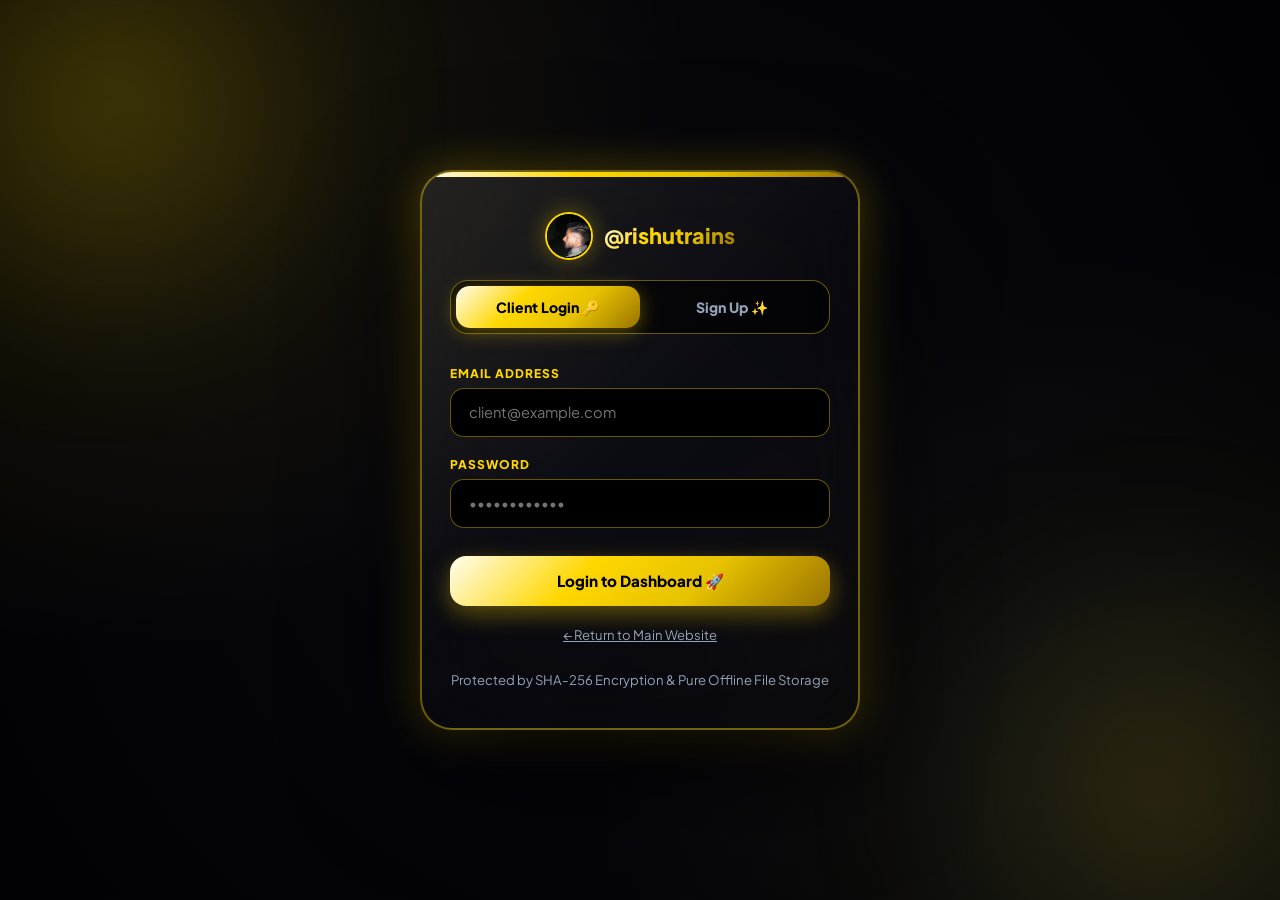
<file: login.html>
<!DOCTYPE html>
<html lang="en">
<head>
    <meta charset="UTF-8">
    <meta name="viewport" content="width=device-width, initial-scale=1.0, maximum-scale=1.0, user-scalable=no">
    <title>Client Authentication | @rishutrains</title>
    <!-- Google Fonts -->
    <link href="https://fonts.googleapis.com/css2?family=Plus+Jakarta+Sans:wght@400;500;600;700;800;900&display=swap" rel="stylesheet">
    <!-- Platform-wide Liquid Glass & Responsive Stylesheet -->
    <link rel="stylesheet" href="styles.css">
    
    <style>
        .auth-container {
            min-height: 100vh;
            display: flex;
            align-items: center;
            justify-content: center;
            padding: 1.5rem;
            position: relative;
            z-index: 1;
        }

        .auth-card {
            background: var(--surface-glass);
            border: 2px solid var(--border-gold);
            border-radius: 32px;
            width: 100%;
            max-width: 440px;
            padding: 2.5rem 1.75rem;
            box-shadow: 0 35px 120px rgba(0,0,0,0.95), 0 0 45px var(--gold-glow);
            text-align: center;
            backdrop-filter: blur(40px);
            -webkit-backdrop-filter: blur(40px);
            position: relative;
            overflow: hidden;
        }

        .auth-card::before {
            content: '';
            position: absolute;
            top: 0;
            left: 0;
            width: 100%;
            height: 5px;
            background: var(--gold-gradient);
        }

        .auth-tabs {
            display: flex;
            background: rgba(0, 0, 0, 0.6);
            padding: 5px;
            border-radius: 18px;
            border: 1.5px solid var(--border-gold);
            margin-bottom: 2rem;
        }

        .auth-tab {
            flex: 1;
            padding: 0.75rem;
            border: none;
            background: none;
            color: var(--text-muted);
            font-weight: 800;
            font-size: 0.88rem;
            border-radius: 14px;
            cursor: pointer;
            transition: all 0.3s ease;
        }

        .auth-tab.active {
            background: var(--gold-gradient);
            color: #000;
            font-weight: 900;
            box-shadow: 0 4px 20px var(--gold-glow);
        }

        .form-group {
            margin-bottom: 1.25rem;
            text-align: left;
        }

        .form-label {
            display: block;
            font-size: 0.75rem;
            font-weight: 900;
            color: var(--gold-primary);
            text-transform: uppercase;
            letter-spacing: 0.08em;
            margin-bottom: 0.45rem;
        }

        .form-input {
            width: 100%;
            padding: 0.9rem 1.15rem;
            background: #000;
            border: 1.5px solid var(--border-gold);
            border-radius: 14px;
            color: #fff;
            font-size: 0.92rem;
            outline: none;
            transition: all 0.3s ease;
        }

        .form-input:focus {
            border-color: var(--gold-primary);
            box-shadow: 0 0 25px var(--gold-glow);
        }

        .auth-footer-link {
            margin-top: 1.25rem;
            display: block;
            color: var(--text-muted);
            font-size: 0.82rem;
            text-decoration: underline;
        }

        .auth-footer-link:hover {
            color: var(--gold-primary);
        }

        .msg-box {
            padding: 0.85rem 1rem;
            border-radius: 12px;
            font-size: 0.84rem;
            font-weight: 800;
            margin-bottom: 1.25rem;
            display: none;
            text-align: left;
        }
        .msg-box.error { background: rgba(255,71,87,0.18); border: 1px solid rgba(255,71,87,0.45); color: #ff4757; }
        .msg-box.success { background: rgba(16,185,129,0.18); border: 1px solid rgba(16,185,129,0.45); color: #10b981; }
    </style>
    <script src="db_manager.js"></script>
</head>
<body>

    <div class="liquid-orb-1"></div>
    <div class="liquid-orb-2"></div>

    <div class="auth-container">
        <div class="auth-card">
            <a href="index.html" style="text-decoration: none; display: inline-block; margin-bottom: 1.25rem;">
                <div style="display: flex; align-items: center; justify-content: center; gap: 0.65rem;">
                    <img src="profile.png" alt="@rishutrains" style="width: 48px; height: 48px; border-radius: 50%; border: 2.5px solid var(--gold-primary); box-shadow: 0 0 25px var(--gold-glow);" onerror="this.src='https://via.placeholder.com/48/ffd700/000?text=RT'">
                    <span style="font-size: 1.35rem; font-weight: 900; background: var(--gold-gradient); -webkit-background-clip: text; -webkit-text-fill-color: transparent;">@rishutrains</span>
                </div>
            </a>

            <div class="auth-tabs">
                <button class="auth-tab active" id="tab-login-btn" onclick="switchAuthTab('login')">Client Login 🔑</button>
                <button class="auth-tab" id="tab-signup-btn" onclick="switchAuthTab('signup')">Sign Up ✨</button>
            </div>

            <!-- INLINE ALERT FEEDBACK BOX -->
            <div id="auth-alert" class="msg-box"></div>

            <!-- LOGIN FORM -->
            <form id="login-form" onsubmit="handleLoginSubmit(event)">
                <div class="form-group">
                    <label class="form-label">Email Address</label>
                    <input type="email" class="form-input" id="login-email" required placeholder="client@example.com">
                </div>
                <div class="form-group">
                    <label class="form-label">Password</label>
                    <input type="password" class="form-input" id="login-pass" required placeholder="••••••••••••">
                </div>
                <button type="submit" id="login-submit-btn" class="btn-pro btn-gold" style="width: 100%; padding: 0.95rem; font-size: 0.95rem; margin-top: 0.5rem; justify-content: center;">Login to Dashboard 🚀</button>
            </form>

            <!-- SIGN UP FORM -->
            <form id="signup-form" onsubmit="handleSignupSubmit(event)" style="display: none;">
                <div class="form-group">
                    <label class="form-label">Full Name</label>
                    <input type="text" class="form-input" id="signup-name" required placeholder="John Doe">
                </div>
                <div class="form-group">
                    <label class="form-label">Email Address</label>
                    <input type="email" class="form-input" id="signup-email" required placeholder="client@example.com">
                </div>
                <div class="form-group">
                    <label class="form-label">Phone Number</label>
                    <input type="tel" class="form-input" id="signup-phone" required placeholder="+91 9876543210">
                </div>
                <div class="form-group">
                    <label class="form-label">Create Password</label>
                    <input type="password" class="form-input" id="signup-pass" required placeholder="••••••••••••">
                </div>
                <button type="submit" id="signup-submit-btn" class="btn-pro btn-gold" style="width: 100%; padding: 0.95rem; font-size: 0.95rem; margin-top: 0.5rem; justify-content: center;">Create Client Account ✨</button>
            </form>

            <a href="index.html" class="auth-footer-link">← Return to Main Website</a>

            <div style="margin-top: 1.75rem; font-size: 0.82rem; color: var(--text-muted);">
                Protected by SHA-256 Encryption & Pure Offline File Storage
            </div>
        </div>
    </div>

    <script>
        async function hashPassword(password) {
            const encoder = new TextEncoder();
            const data = encoder.encode(password);
            const hashBuffer = await crypto.subtle.digest('SHA-256', data);
            const hashArray = Array.from(new Uint8Array(hashBuffer));
            return hashArray.map(b => b.toString(16).padStart(2, '0')).join('');
        }

        function showAlert(msg, isError = true) {
            const el = document.getElementById('auth-alert');
            el.className = `msg-box ${isError ? 'error' : 'success'}`;
            el.textContent = msg;
            el.style.display = 'block';
        }

        function hideAlert() {
            const el = document.getElementById('auth-alert');
            el.style.display = 'none';
        }

        document.addEventListener('DOMContentLoaded', () => {
            const params = new URLSearchParams(window.location.search);
            if (params.get('tab') === 'signup') {
                switchAuthTab('signup');
            }
        });

        function switchAuthTab(tab) {
            hideAlert();
            document.querySelectorAll('.auth-tab').forEach(b => b.classList.remove('active'));
            if (tab === 'login') {
                document.getElementById('tab-login-btn').classList.add('active');
                document.getElementById('login-form').style.display = 'block';
                document.getElementById('signup-form').style.display = 'none';
            } else {
                document.getElementById('tab-signup-btn').classList.add('active');
                document.getElementById('login-form').style.display = 'none';
                document.getElementById('signup-form').style.display = 'block';
            }
        }

        function getUsersDB() {
            try { return JSON.parse(localStorage.getItem('rt_users_db')) || []; } catch (err) { return []; }
        }

        function saveUsersDB(db) {
            try { localStorage.setItem('rt_users_db', JSON.stringify(db)); } catch (err) {}
        }

        async function handleLoginSubmit(e) {
            e.preventDefault();
            hideAlert();
            const email = document.getElementById('login-email').value.trim();
            const pass = document.getElementById('login-pass').value.trim();
            const inputHash = await hashPassword(pass);

            const users = getUsersDB();
            const user = users.find(u => u.email.toLowerCase() === email.toLowerCase());

            if (!user) {
                showAlert('❌ No account found for this email address. Please check your spelling or click "Sign Up" to create an account.');
                return;
            }

            if (user.password === pass || user.passwordHash === inputHash) {
                user.lastLogin = new Date().toLocaleString('en-IN', { dateStyle: 'medium', timeStyle: 'short' });
                saveUsersDB(users);

                const sessionObj = {
                    userId: user.userId,
                    name: user.name,
                    email: user.email,
                    phone: user.phone,
                    membershipStatus: user.membershipStatus || 'INACTIVE',
                    activePlan: user.activePlan || 'None',
                    sessionToken: 'CLI-SESS-' + Math.floor(10000000 + Math.random() * 90000000),
                    loginTimestamp: new Date().toISOString()
                };
                localStorage.setItem('rt_logged_user', JSON.stringify(sessionObj));

                showAlert(`🎉 Welcome back, ${user.name}! Redirecting to Dashboard...`, false);
                setTimeout(() => { window.location.href = 'dashboard.html'; }, 500);
            } else {
                showAlert('❌ Incorrect Password! Please double-check your password or contact Coach Rishav.');
            }
        }

        async function handleSignupSubmit(e) {
            e.preventDefault();
            hideAlert();
            const name = document.getElementById('signup-name').value.trim();
            const email = document.getElementById('signup-email').value.trim();
            const phone = document.getElementById('signup-phone').value.trim();
            const pass = document.getElementById('signup-pass').value.trim();
            const hash = await hashPassword(pass);

            const localUsers = getUsersDB();
            if (localUsers.some(u => u.email.toLowerCase() === email.toLowerCase())) {
                showAlert('⚠️ An account with this email address already exists! Please switch to the "Client Login" tab.');
                return;
            }

            const nowFormatted = new Date().toLocaleString('en-IN', { dateStyle: 'medium', timeStyle: 'short' });
            const newUser = {
                userId: 'RT-' + Math.floor(100000 + Math.random() * 900000),
                name: name,
                email: email,
                phone: phone,
                password: pass,
                passwordHash: hash,
                membershipStatus: 'INACTIVE',
                activePlan: 'None',
                calories: 2200,
                protein: 150,
                workoutSplit: 'Push Pull Legs',
                notes: 'Follow your daily protein targets and log your morning body weight weekly.',
                completedWorkouts: [],
                createdAt: nowFormatted,
                lastLogin: nowFormatted
            };

            localUsers.push(newUser);
            saveUsersDB(localUsers);

            const sessionObj = {
                userId: newUser.userId,
                name: newUser.name,
                email: newUser.email,
                phone: newUser.phone,
                membershipStatus: 'INACTIVE',
                activePlan: 'None',
                sessionToken: 'CLI-SESS-' + Math.floor(10000000 + Math.random() * 90000000),
                loginTimestamp: new Date().toISOString()
            };
            localStorage.setItem('rt_logged_user', JSON.stringify(sessionObj));

            showAlert(`✨ Client Account Created & Saved Successfully! Welcome ${name}! Redirecting...`, false);
            setTimeout(() => { window.location.href = 'dashboard.html'; }, 600);
        }
    </script>
</body>
</html>
</file>
<file: styles.css>
/* ==========================================================================
   @RISHUTRAINS — ULTRA SMOOTH 60-120 FPS LIQUID GLASS PERFORMANCE ENGINE
   ========================================================================== */

:root {
    --bg-dark: #020204;
    --surface-glass: linear-gradient(135deg, rgba(255, 255, 255, 0.09) 0%, rgba(255, 255, 255, 0.02) 50%, rgba(255, 255, 255, 0.005) 100%);
    --surface-glass-hover: linear-gradient(135deg, rgba(255, 255, 255, 0.15) 0%, rgba(255, 215, 0, 0.08) 50%, rgba(255, 255, 255, 0.02) 100%);
    --surface-glass-gold: linear-gradient(135deg, rgba(255, 215, 0, 0.16) 0%, rgba(212, 175, 55, 0.05) 50%, rgba(255, 255, 255, 0.01) 100%);
    
    --gold-primary: #ffd700;
    --gold-light: #fffdf0;
    --gold-dark: #b8860b;
    --gold-gradient: linear-gradient(135deg, #fffdf0 0%, #ffd700 35%, #e6c200 65%, #997300 100%);
    --gold-glow: rgba(255, 215, 0, 0.35);
    --gold-glow-intense: rgba(255, 215, 0, 0.6);
    
    --border-glass: rgba(255, 255, 255, 0.12);
    --border-gold: rgba(255, 215, 0, 0.4);
    
    --text-primary: #ffffff;
    --text-muted: #94a3b8;
    --text-dim: #64748b;
    
    --color-success: #10b981;
    --color-danger: #ff4757;
    --color-warning: #ffa502;
    
    --backdrop-blur: blur(24px) saturate(180%);
    --apple-curve: cubic-bezier(0.16, 1, 0.3, 1);
    --shadow-glass: inset 0 1.5px 2px rgba(255, 255, 255, 0.3), inset 0 -1.5px 2px rgba(0, 0, 0, 0.5), 0 20px 60px rgba(0, 0, 0, 0.85);
    --shadow-gold-glass: inset 0 1.5px 2px rgba(255, 255, 255, 0.4), 0 20px 60px rgba(0,0,0,0.9), 0 0 35px var(--gold-glow);
}

/* BASE RESET & BUTTERY SMOOTH SCROLLING */
* {
    margin: 0;
    padding: 0;
    box-sizing: border-box;
    font-family: 'Plus Jakarta Sans', -apple-system, BlinkMacSystemFont, 'Segoe UI', Roboto, sans-serif;
    -webkit-tap-highlight-color: transparent;
}

*:focus-visible {
    outline: 2px solid var(--gold-primary) !important;
    outline-offset: 3px !important;
}

html {
    scroll-behavior: smooth;
    width: 100%;
    min-height: 100vh;
    background-color: var(--bg-dark);
}

body {
    width: 100%;
    min-height: 100vh;
    background-color: var(--bg-dark);
    color: var(--text-primary);
    overflow-x: hidden;
    -webkit-text-size-adjust: 100%;
    text-rendering: optimizeLegibility;
    -webkit-font-smoothing: antialiased;
    -moz-osx-font-smoothing: grayscale;
    background-image: 
        radial-gradient(circle at 10% 10%, rgba(255, 215, 0, 0.1) 0%, transparent 40%),
        radial-gradient(circle at 90% 90%, rgba(212, 175, 55, 0.08) 0%, transparent 40%),
        radial-gradient(circle at 50% 50%, rgba(8, 8, 16, 0.92) 0%, transparent 100%);
    background-attachment: fixed;
    display: flex;
    flex-direction: column;
}

/* GPU HARDWARE ACCELERATION ENGINE */
.gpu-smooth {
    will-change: transform, opacity;
    transform: translate3d(0, 0, 0);
    backface-visibility: hidden;
    perspective: 1000px;
}

/* GPU DYNAMIC BACKGROUND ORBS */
.liquid-orb-1, .liquid-orb-2 {
    position: fixed;
    pointer-events: none;
    z-index: 0;
    will-change: transform;
    transform: translate3d(0, 0, 0);
    backface-visibility: hidden;
}

.liquid-orb-1 {
    top: -140px;
    left: -140px;
    width: 500px;
    height: 500px;
    background: radial-gradient(circle, rgba(255, 215, 0, 0.18) 0%, rgba(212, 175, 55, 0.03) 60%, transparent 80%);
    filter: blur(65px);
    animation: liquidMorph1 18s infinite ease-in-out alternate;
}

.liquid-orb-2 {
    bottom: -140px;
    right: -140px;
    width: 520px;
    height: 520px;
    background: radial-gradient(circle, rgba(212, 175, 55, 0.16) 0%, rgba(16, 185, 129, 0.03) 60%, transparent 80%);
    filter: blur(65px);
    animation: liquidMorph2 20s infinite ease-in-out alternate;
}

@keyframes liquidMorph1 {
    0% { border-radius: 42% 58% 70% 30% / 45% 45% 55% 55%; transform: translate3d(0, 0, 0) rotate(0deg); }
    50% { border-radius: 70% 30% 46% 54% / 30% 60% 40% 70%; transform: translate3d(40px, 50px, 0) rotate(120deg); }
    100% { border-radius: 30% 70% 60% 40% / 60% 30% 70% 40%; transform: translate3d(-30px, 25px, 0) rotate(240deg); }
}

@keyframes liquidMorph2 {
    0% { border-radius: 60% 40% 30% 70% / 60% 30% 70% 40%; transform: translate3d(0, 0, 0) rotate(0deg); }
    50% { border-radius: 30% 70% 70% 30% / 50% 60% 40% 50%; transform: translate3d(-50px, -40px, 0) rotate(-120deg); }
    100% { border-radius: 50% 50% 30% 70% / 30% 40% 60% 70%; transform: translate3d(35px, -25px, 0) rotate(-240deg); }
}

/* HIGH-PERFORMANCE LIQUID GLASS CARDS */
.glass-card {
    background: var(--surface-glass);
    border: 1.5px solid var(--border-glass);
    border-radius: 24px;
    backdrop-filter: var(--backdrop-blur);
    -webkit-backdrop-filter: var(--backdrop-blur);
    box-shadow: var(--shadow-glass);
    transition: transform 0.3s var(--apple-curve), box-shadow 0.3s var(--apple-curve), border-color 0.3s var(--apple-curve);
    position: relative;
    overflow: hidden;
    will-change: transform;
    transform: translate3d(0, 0, 0);
    backface-visibility: hidden;
}

.glass-card::before {
    content: '';
    position: absolute;
    top: 0;
    left: 0;
    right: 0;
    height: 1.5px;
    background: linear-gradient(90deg, transparent, rgba(255, 255, 255, 0.3), transparent);
}

.glass-card:hover {
    background: var(--surface-glass-hover);
    border-color: var(--border-gold);
    box-shadow: var(--shadow-gold-glass);
    transform: translate3d(0, -4px, 0);
}

.glass-card-gold {
    background: var(--surface-glass-gold);
    border-color: var(--border-gold);
    box-shadow: var(--shadow-gold-glass);
}

/* HIGH-SPEED BUTTONS & SMOOTH MICRO-INTERACTIONS */
.btn-pro {
    display: inline-flex;
    align-items: center;
    justify-content: center;
    gap: 0.55rem;
    padding: 0.75rem 1.45rem;
    font-size: 0.88rem;
    font-weight: 800;
    border-radius: 16px;
    cursor: pointer;
    border: 1.5px solid var(--border-glass);
    background: rgba(255, 255, 255, 0.06);
    color: var(--text-primary);
    backdrop-filter: blur(16px);
    -webkit-backdrop-filter: blur(16px);
    transition: transform 0.25s var(--apple-curve), background 0.25s var(--apple-curve), border-color 0.25s var(--apple-curve), box-shadow 0.25s var(--apple-curve);
    text-decoration: none;
    min-height: 44px;
    outline: none;
    box-shadow: inset 0 1px 1px rgba(255, 255, 255, 0.25);
    position: relative;
    overflow: hidden;
    will-change: transform;
    transform: translate3d(0, 0, 0);
    backface-visibility: hidden;
}

.btn-pro:hover {
    background: rgba(255, 255, 255, 0.16);
    border-color: var(--gold-primary);
    transform: translate3d(0, -2px, 0);
    box-shadow: 0 10px 30px rgba(0,0,0,0.8), 0 0 18px var(--gold-glow);
}

.btn-pro:active {
    transform: translate3d(0, 0, 0) scale(0.98);
}

.btn-gold {
    background: var(--gold-gradient);
    color: #000;
    border: none;
    font-weight: 900;
    box-shadow: 0 8px 25px var(--gold-glow);
}

.btn-gold:hover {
    background: linear-gradient(135deg, #ffffff 0%, var(--gold-primary) 100%);
    transform: translate3d(0, -2px, 0) scale(1.02);
    box-shadow: 0 12px 35px var(--gold-glow-intense);
}

.btn-danger {
    background: rgba(255, 71, 87, 0.18);
    color: var(--color-danger);
    border: 1.5px solid rgba(255, 71, 87, 0.45);
}

.btn-danger:hover {
    background: rgba(255, 71, 87, 0.32);
    color: #fff;
    border-color: var(--color-danger);
    box-shadow: 0 0 25px rgba(255, 71, 87, 0.45);
}

/* HIGH-SPEED TABLE WRAPPER */
.table-responsive {
    width: 100%;
    overflow-x: auto;
    -webkit-overflow-scrolling: touch;
    margin-top: 1rem;
    border-radius: 20px;
    border: 1.5px solid var(--border-glass);
    background: rgba(0, 0, 0, 0.4);
    will-change: scroll-position;
}

.data-table {
    width: 100%;
    border-collapse: collapse;
    text-align: left;
    font-size: 0.88rem;
    white-space: nowrap;
}

.data-table th {
    background: linear-gradient(90deg, rgba(255,215,0,0.14) 0%, rgba(0,0,0,0) 100%);
    padding: 1.1rem 1.35rem;
    color: var(--gold-light);
    font-weight: 900;
    font-size: 0.78rem;
    text-transform: uppercase;
    letter-spacing: 0.1em;
    border-bottom: 2px solid var(--border-gold);
}

.data-table td {
    padding: 1.15rem 1.35rem;
    border-bottom: 1px solid var(--border-glass);
    vertical-align: middle;
}

.data-table tr:hover td {
    background: rgba(255, 215, 0, 0.05);
}

/* MEDIA QUERIES FOR TABLETS & SMARTPHONES */
@media (max-width: 900px) {
    .liquid-orb-1, .liquid-orb-2 {
        width: 320px;
        height: 320px;
        filter: blur(50px);
    }

    .data-table {
        font-size: 0.82rem;
    }
    
    .data-table th, .data-table td {
        padding: 0.9rem 1.1rem;
    }
}

@media (max-width: 600px) {
    .btn-pro {
        padding: 0.65rem 1.1rem;
        font-size: 0.82rem;
        min-height: 42px;
        border-radius: 14px;
    }
    
    .glass-card {
        border-radius: 18px;
    }
}
</file>
